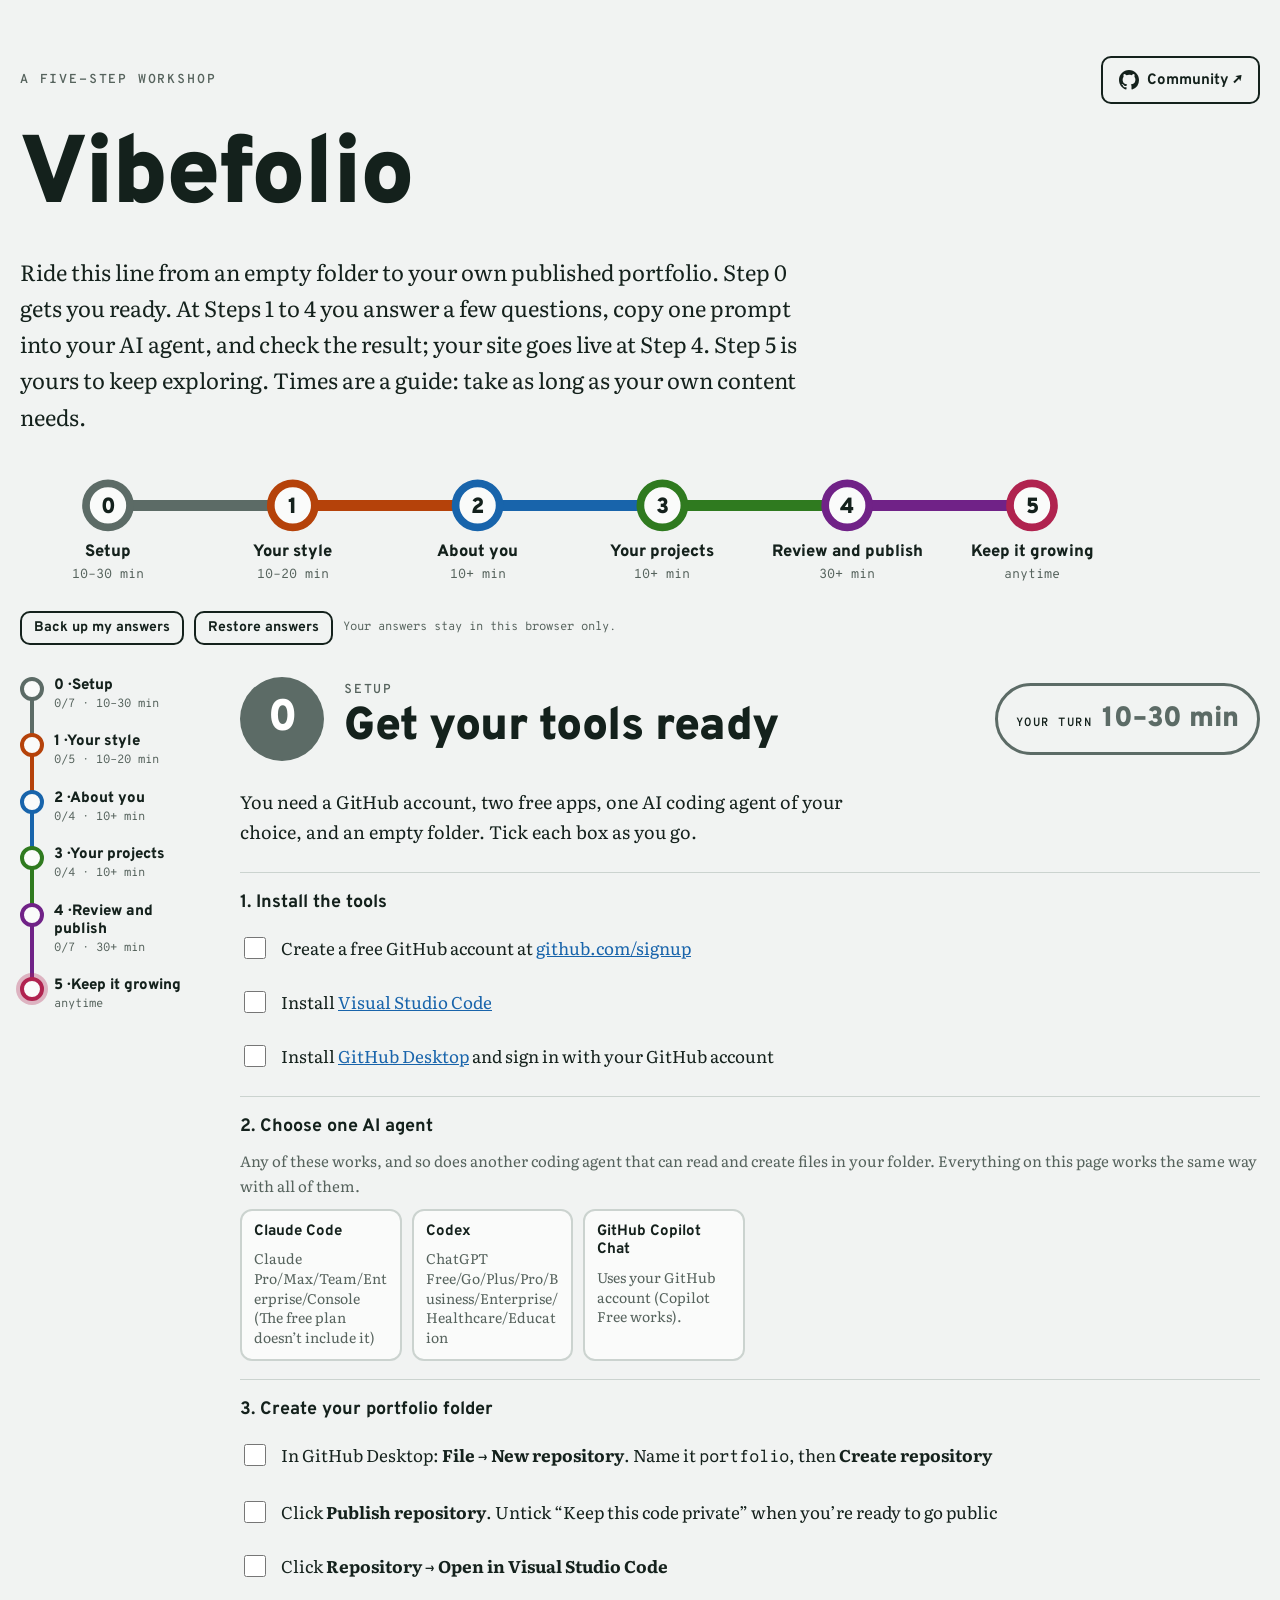
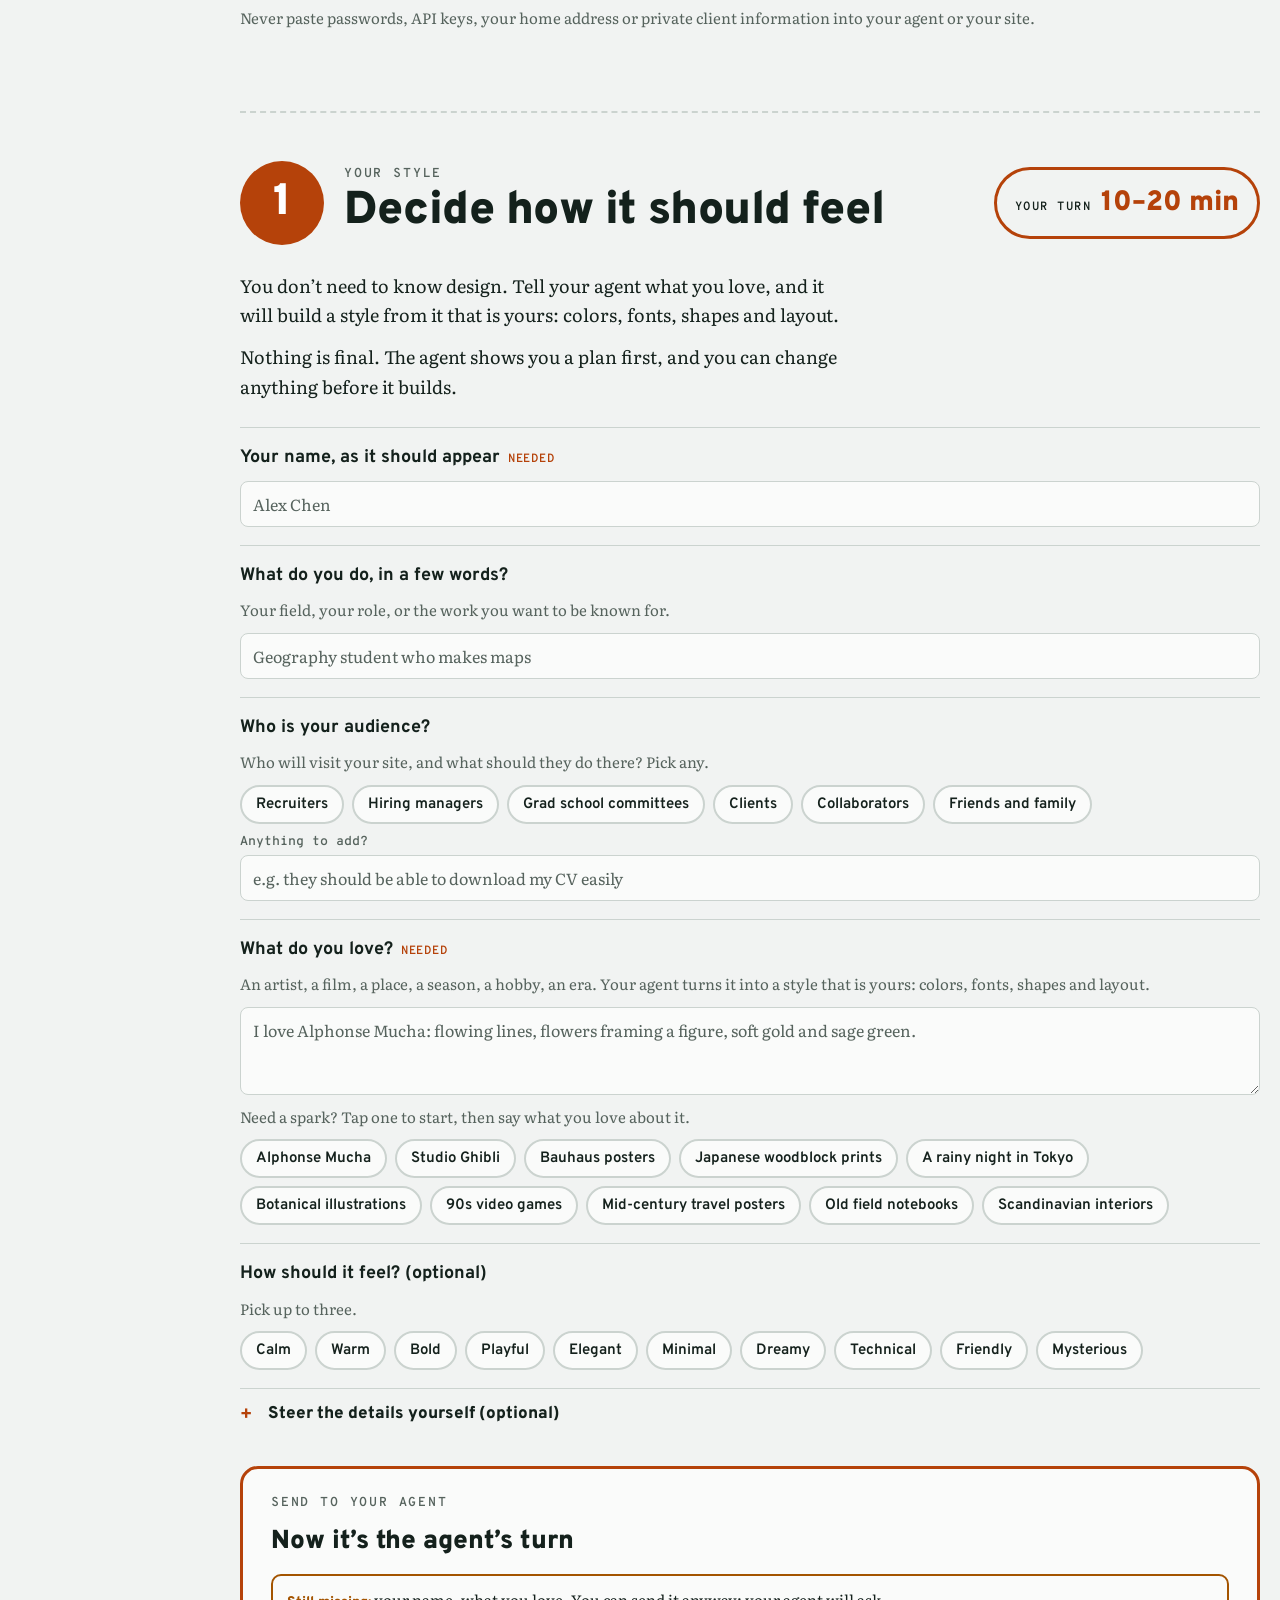
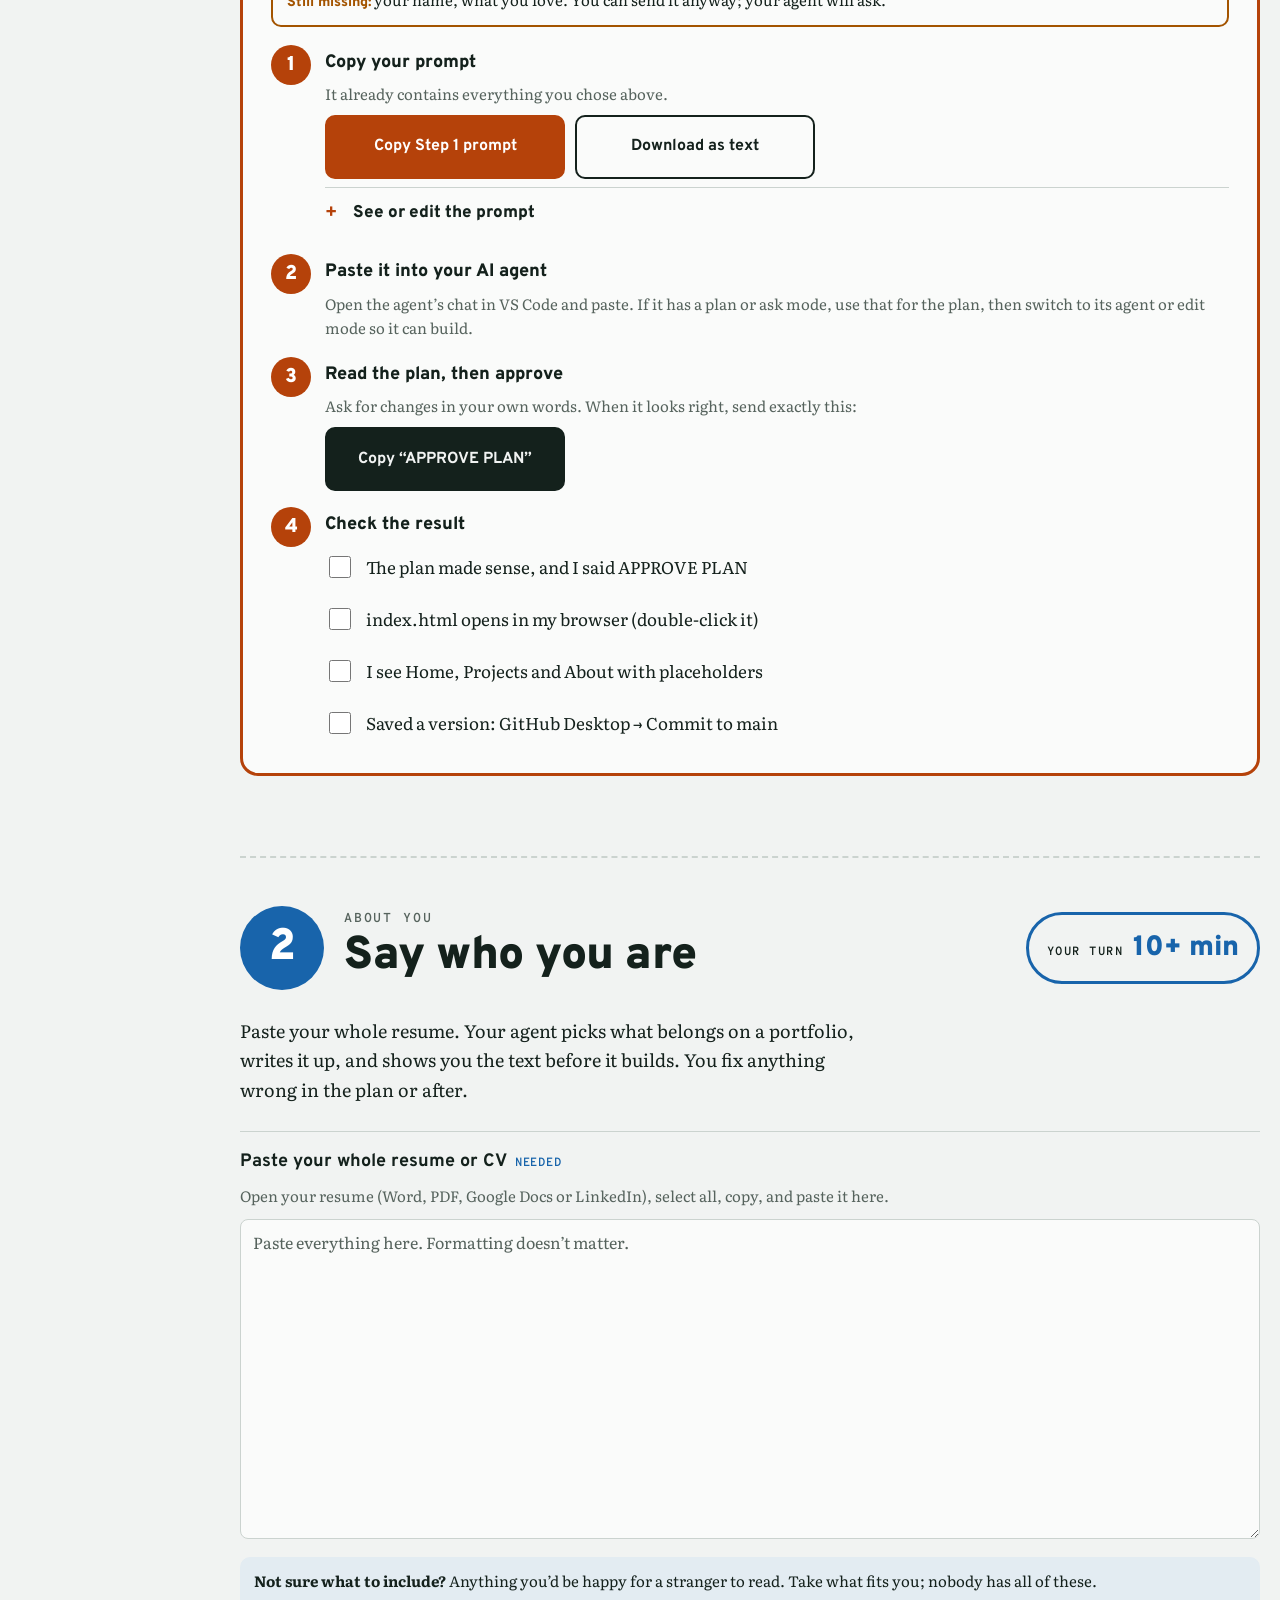
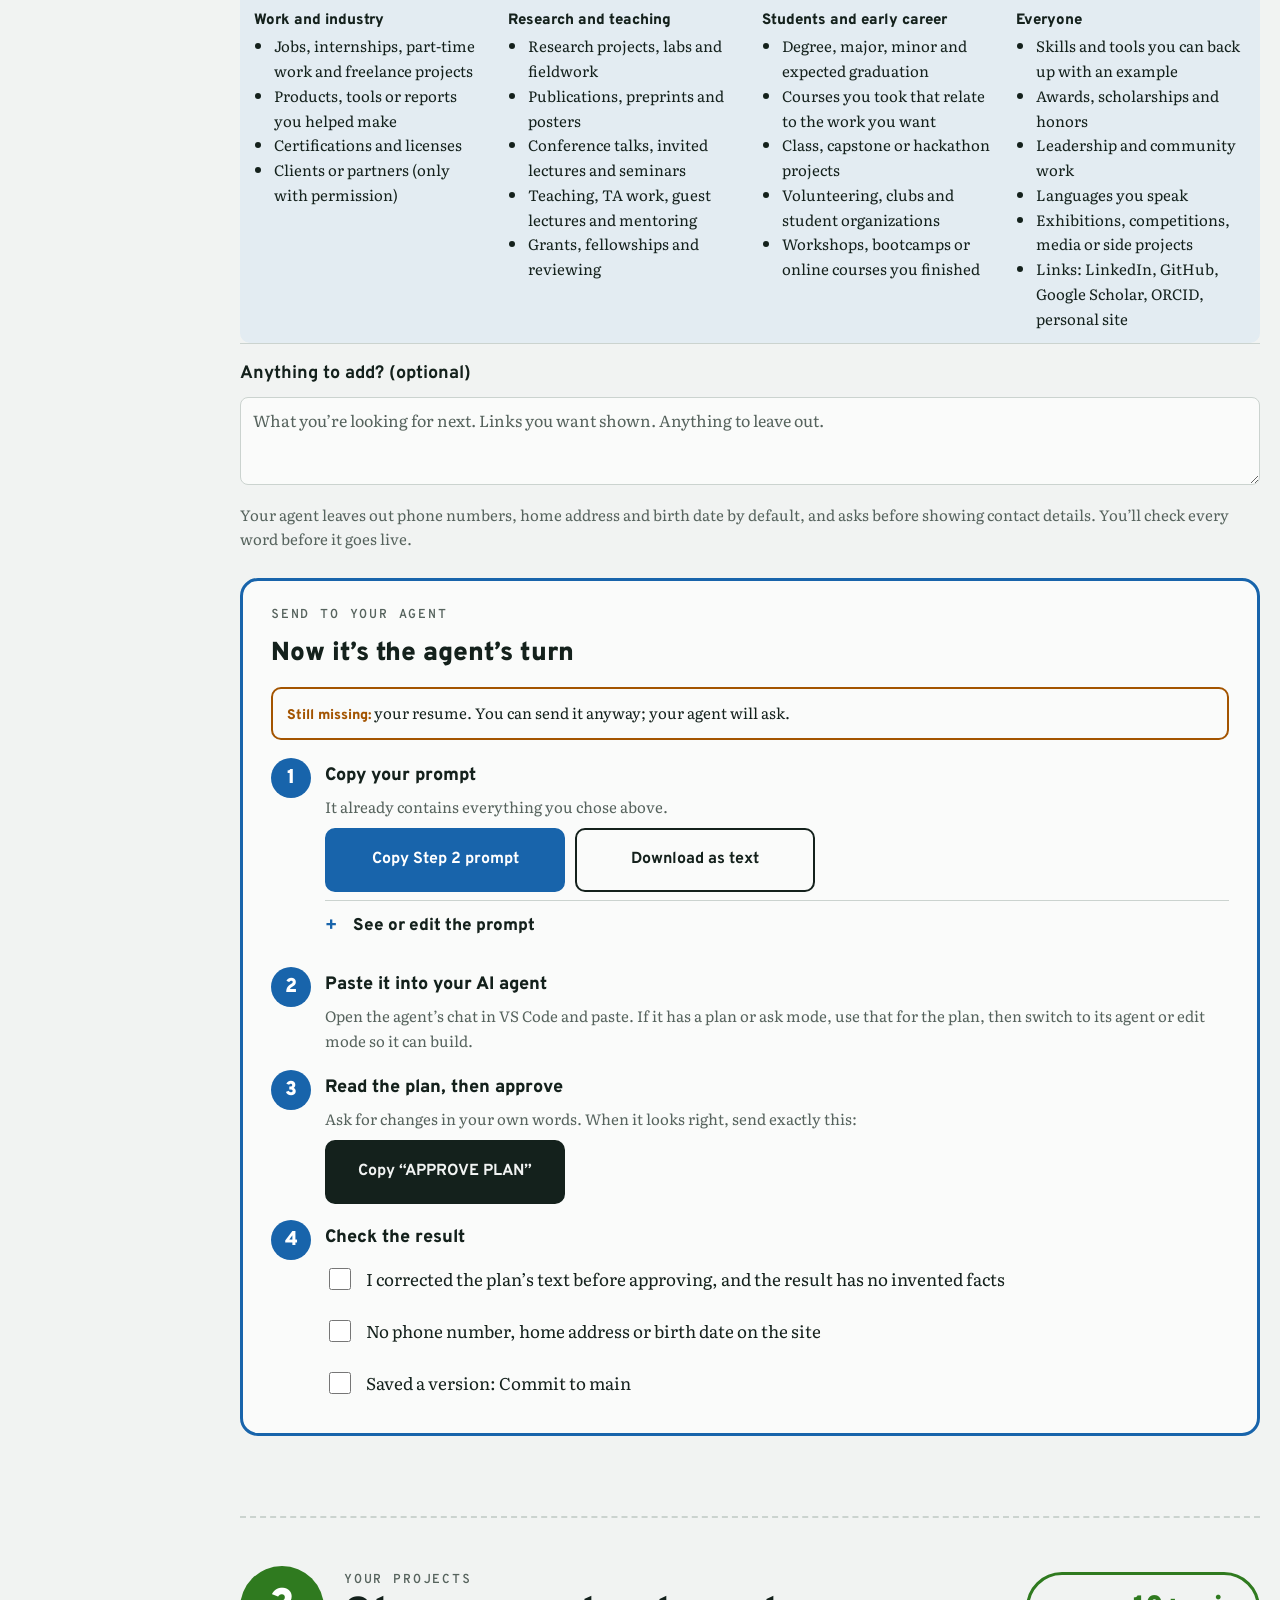
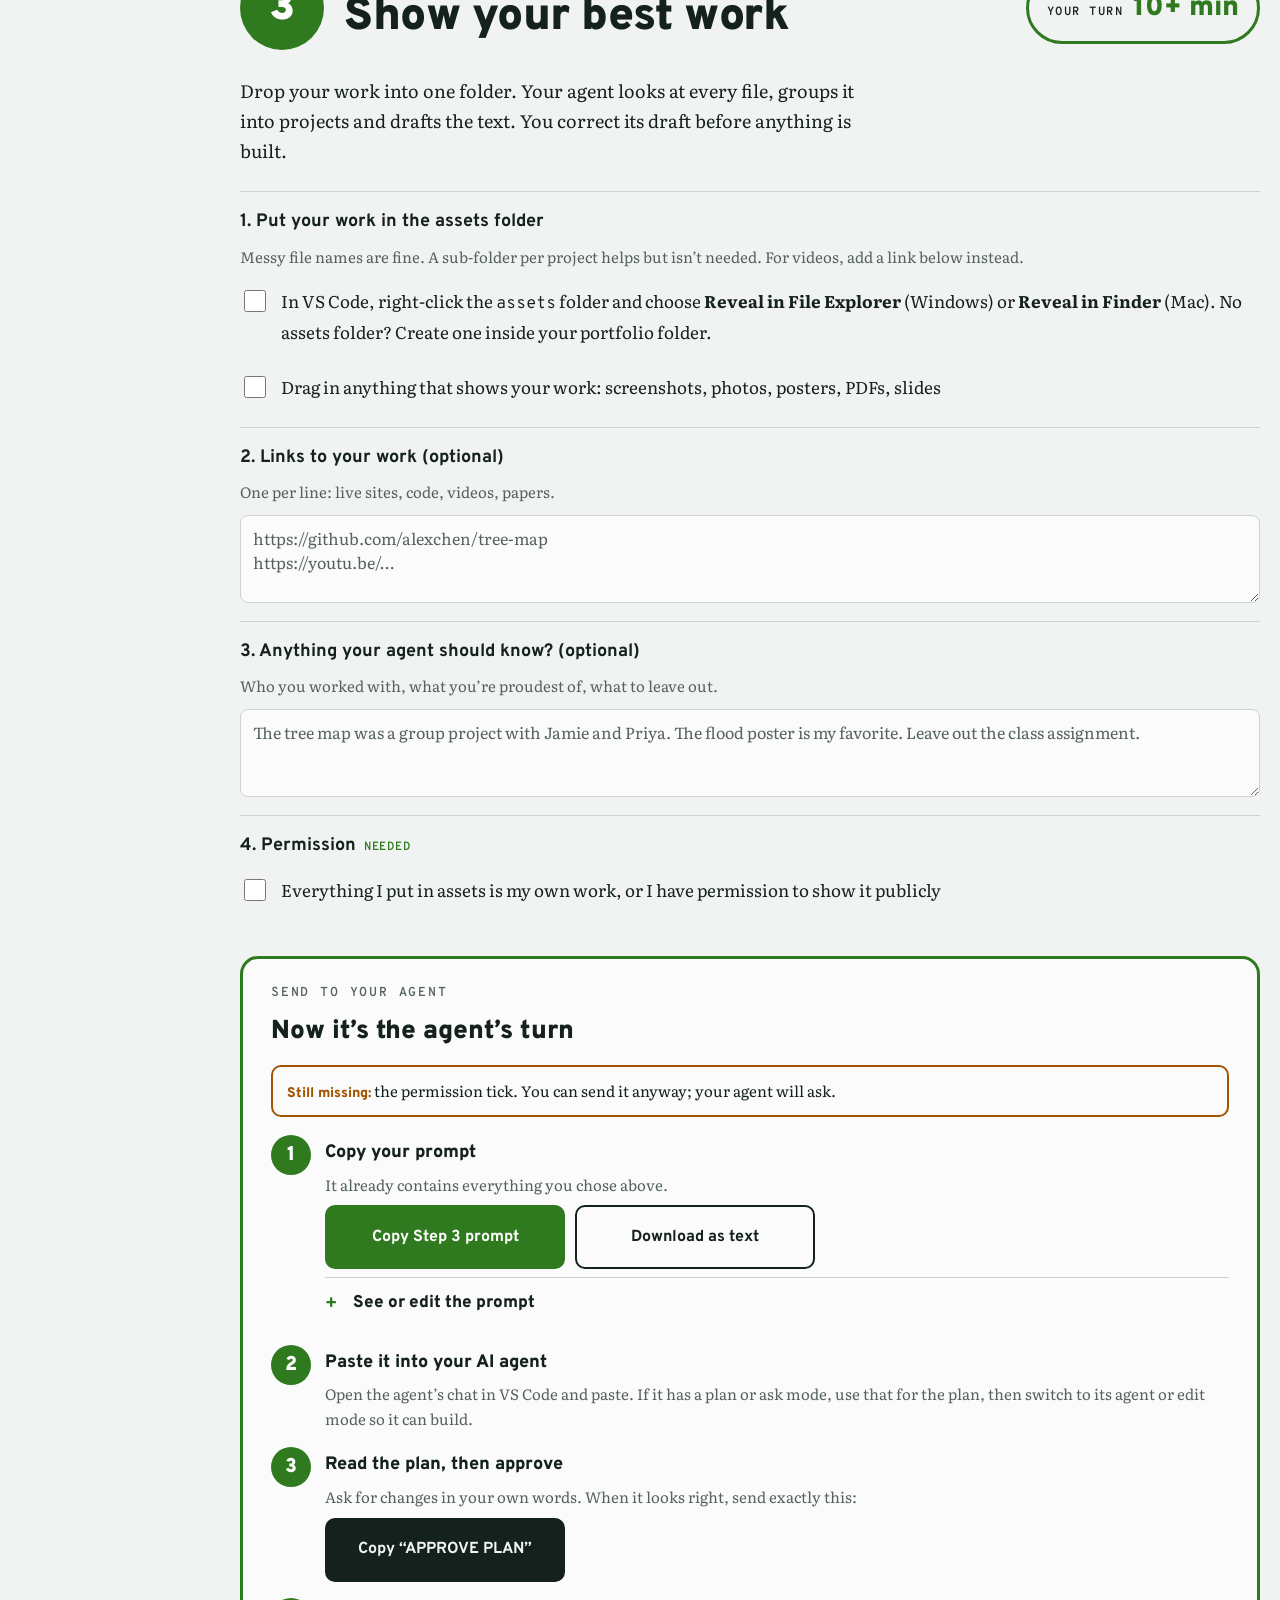
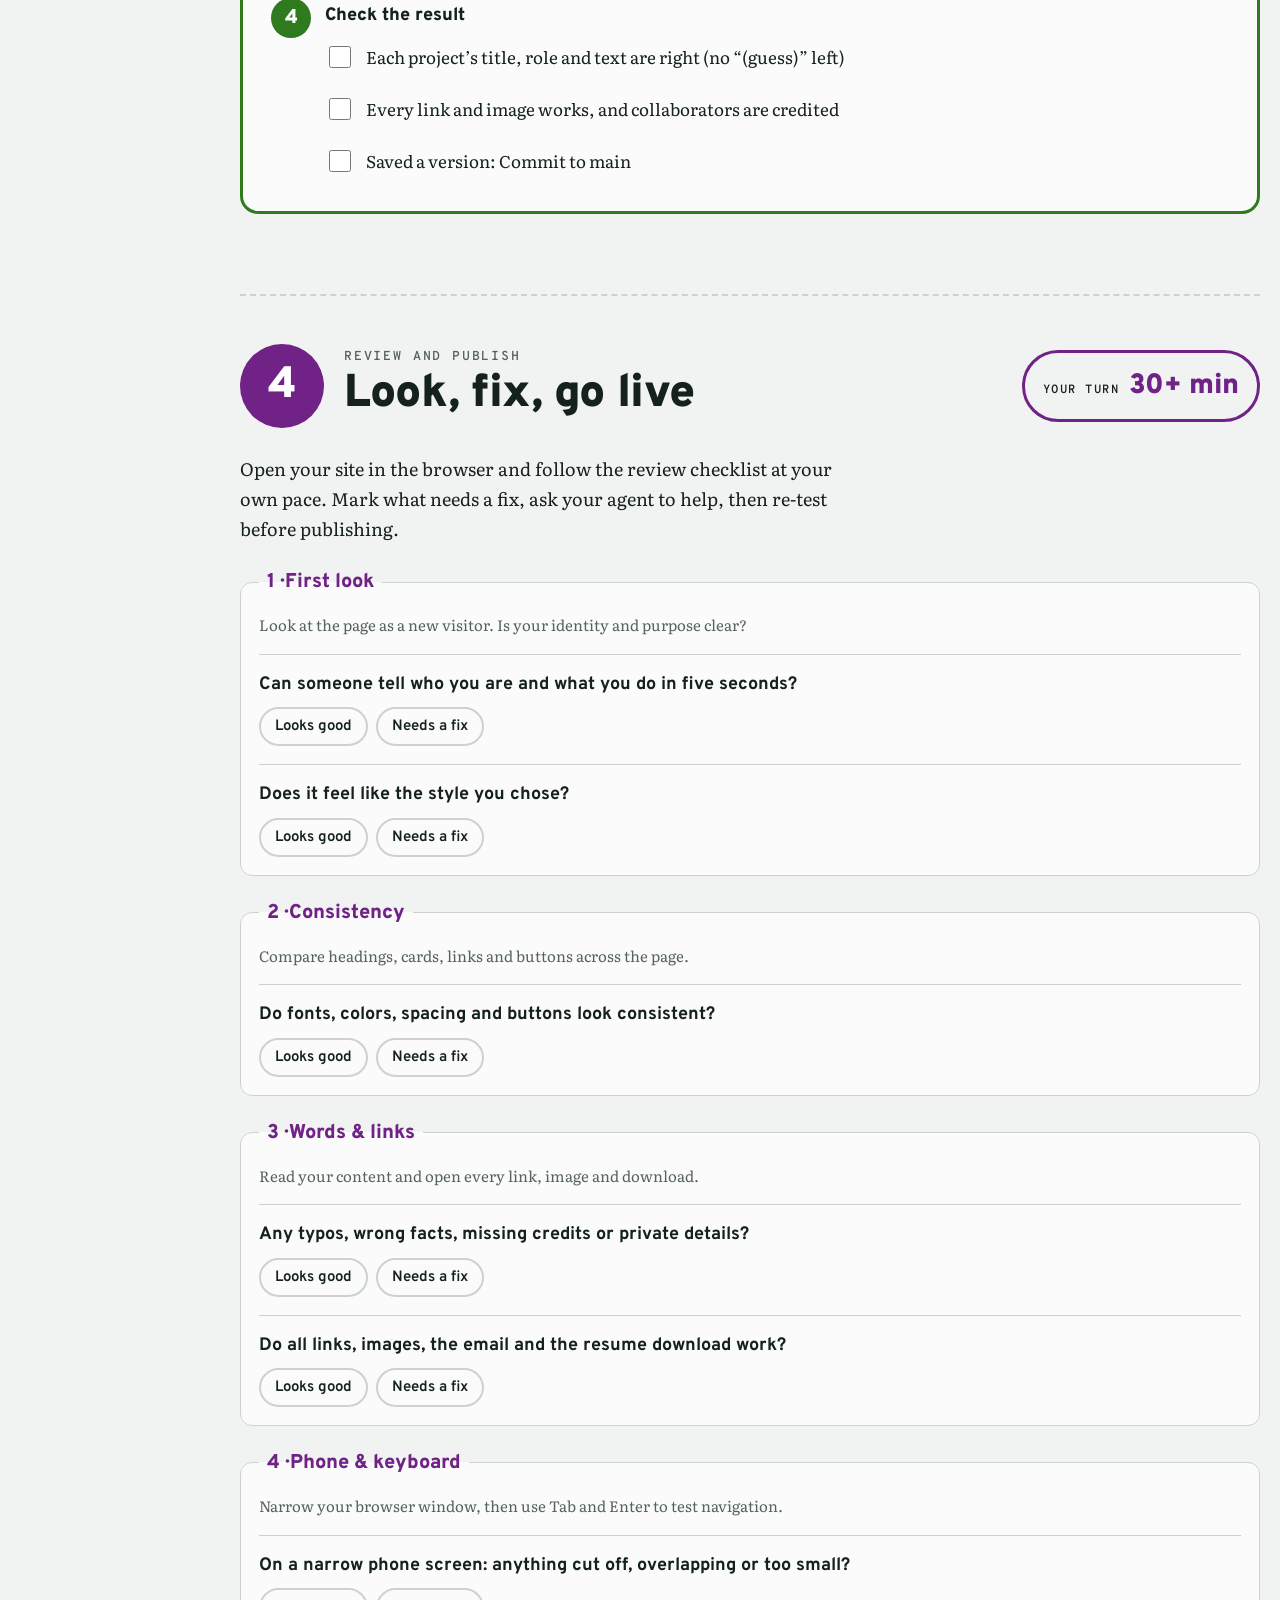
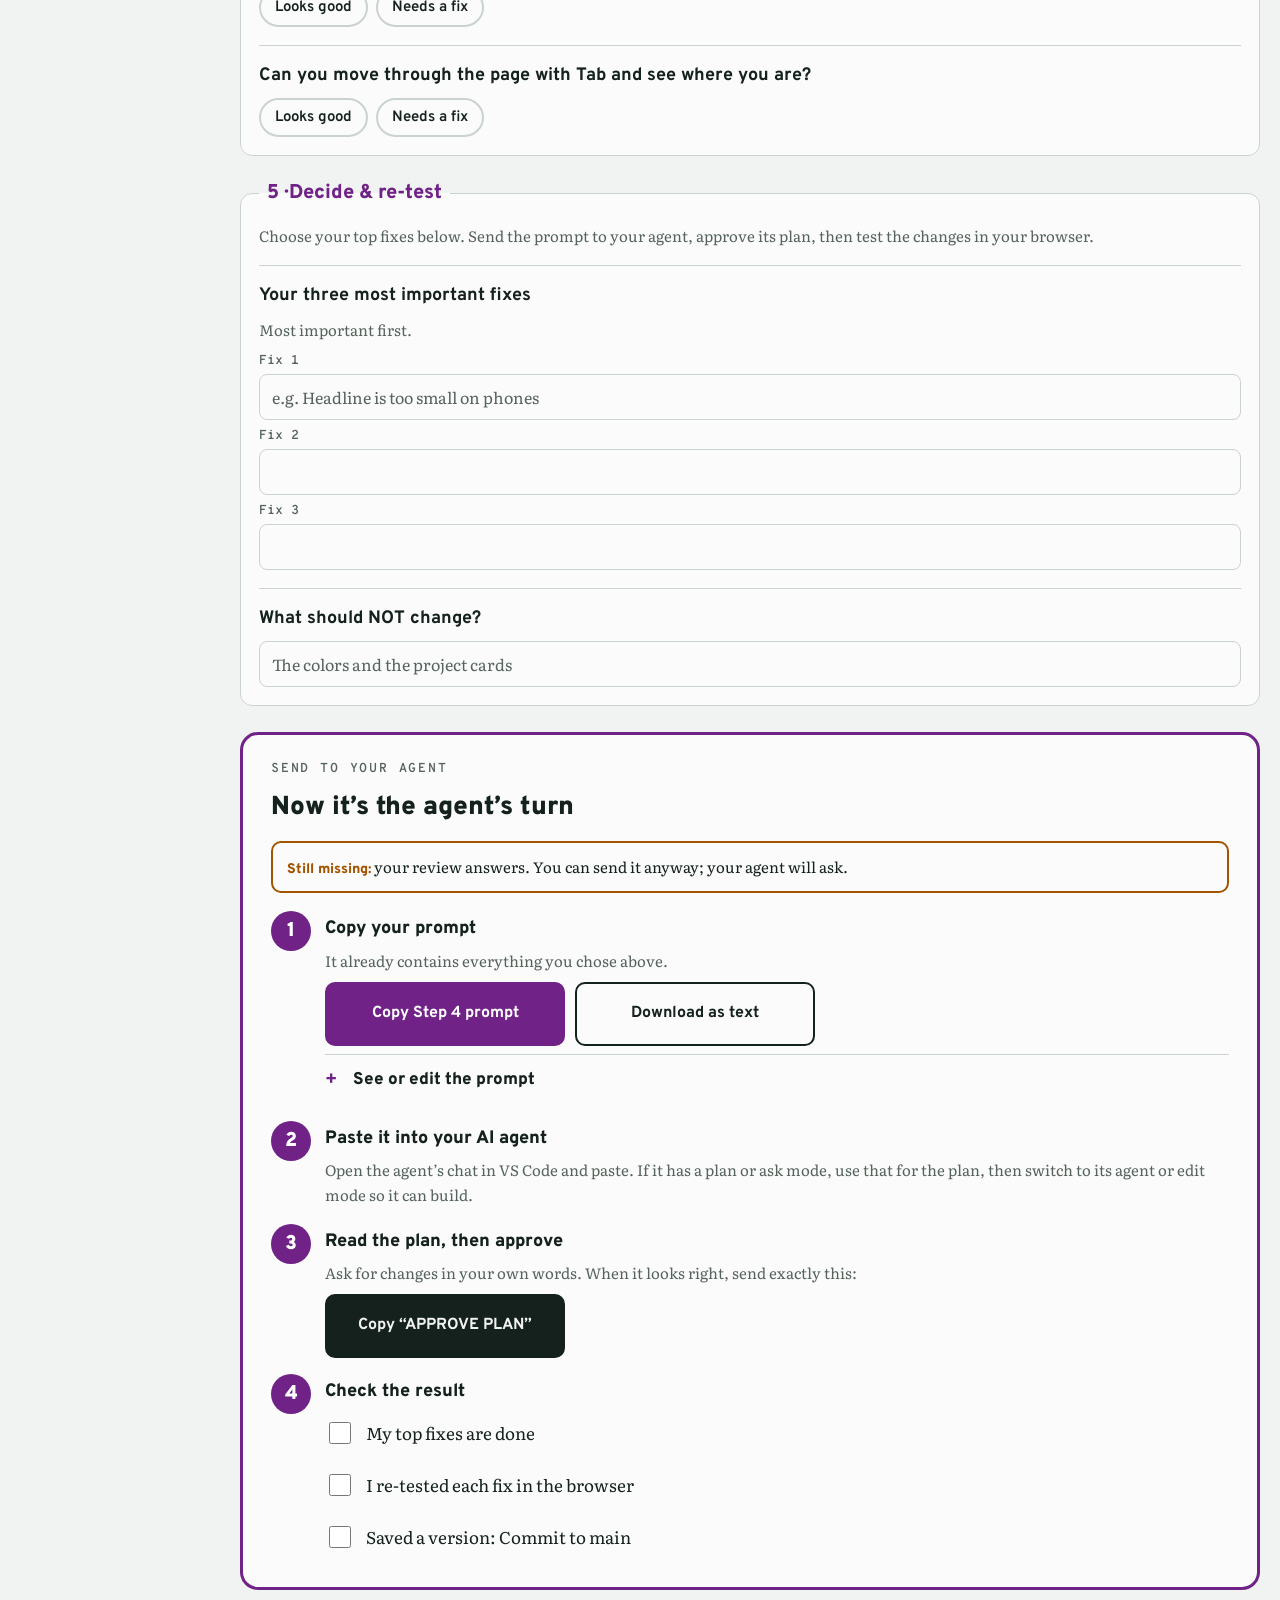
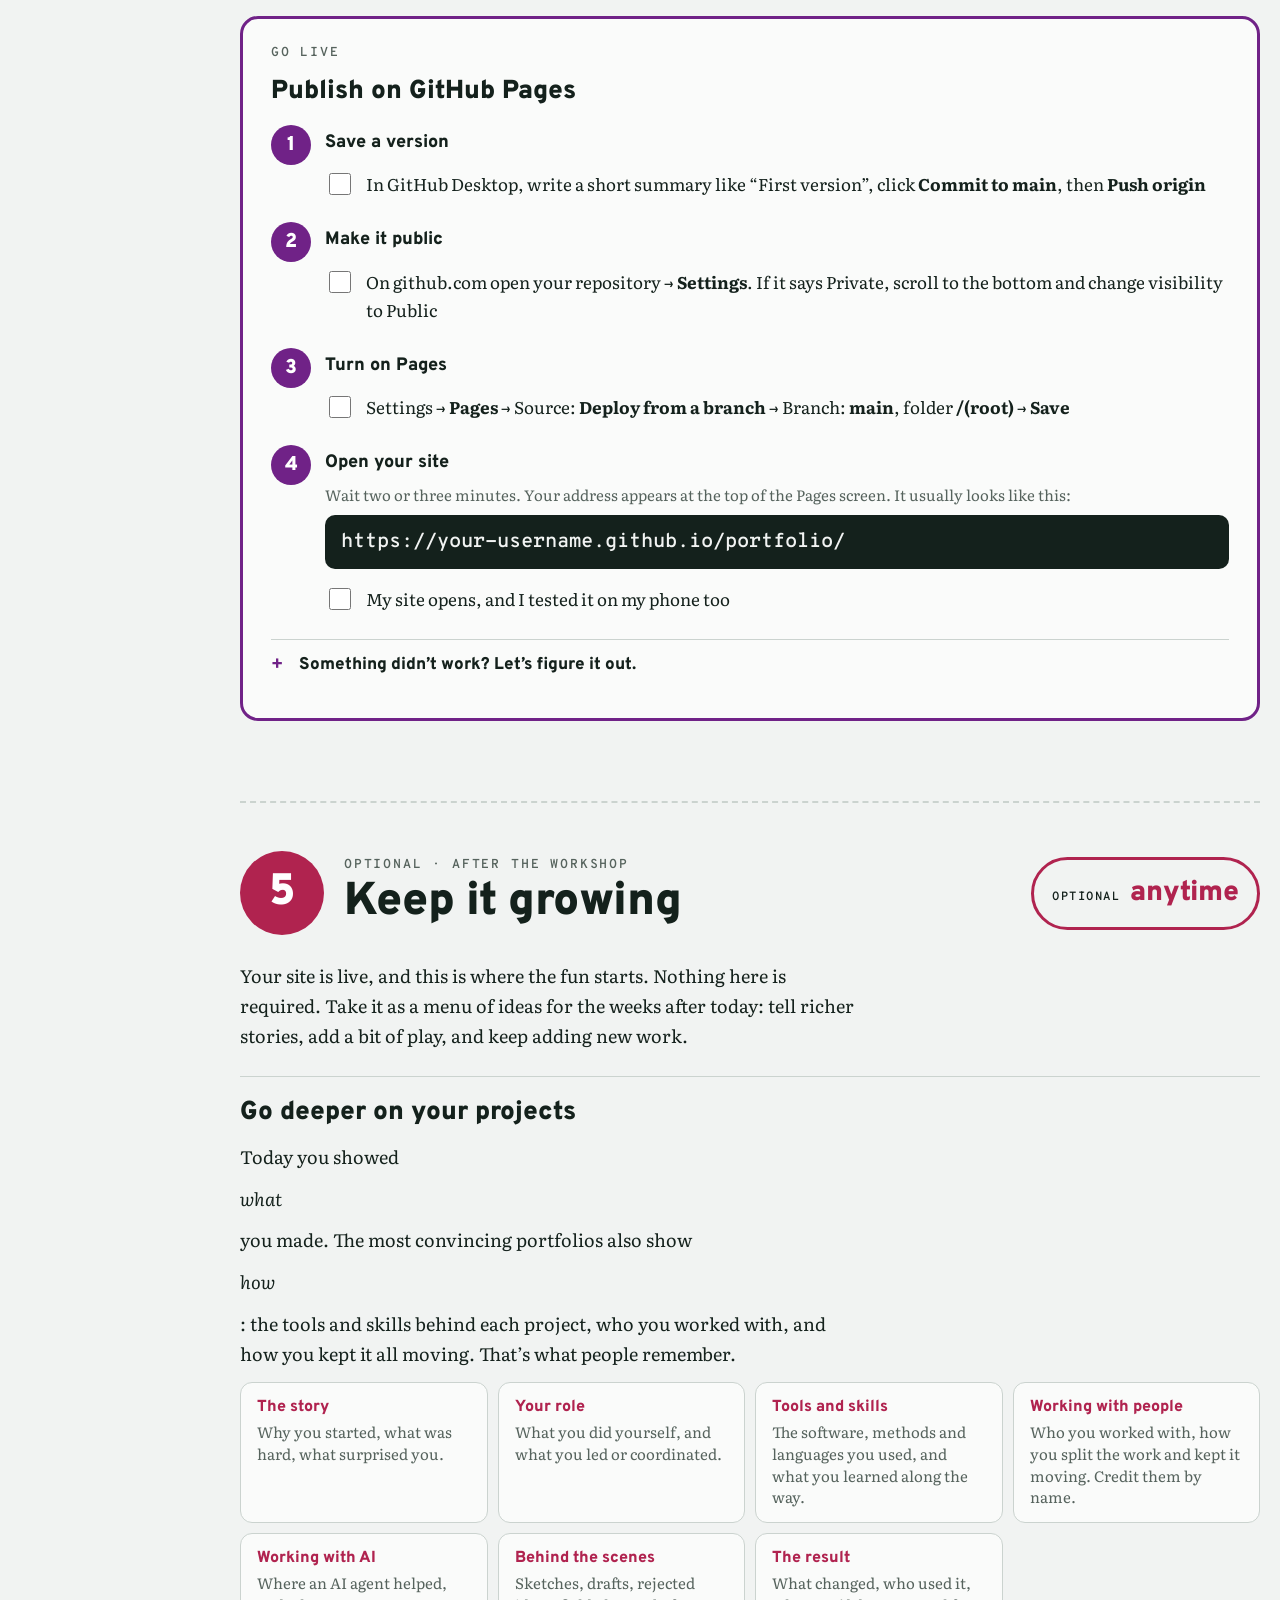
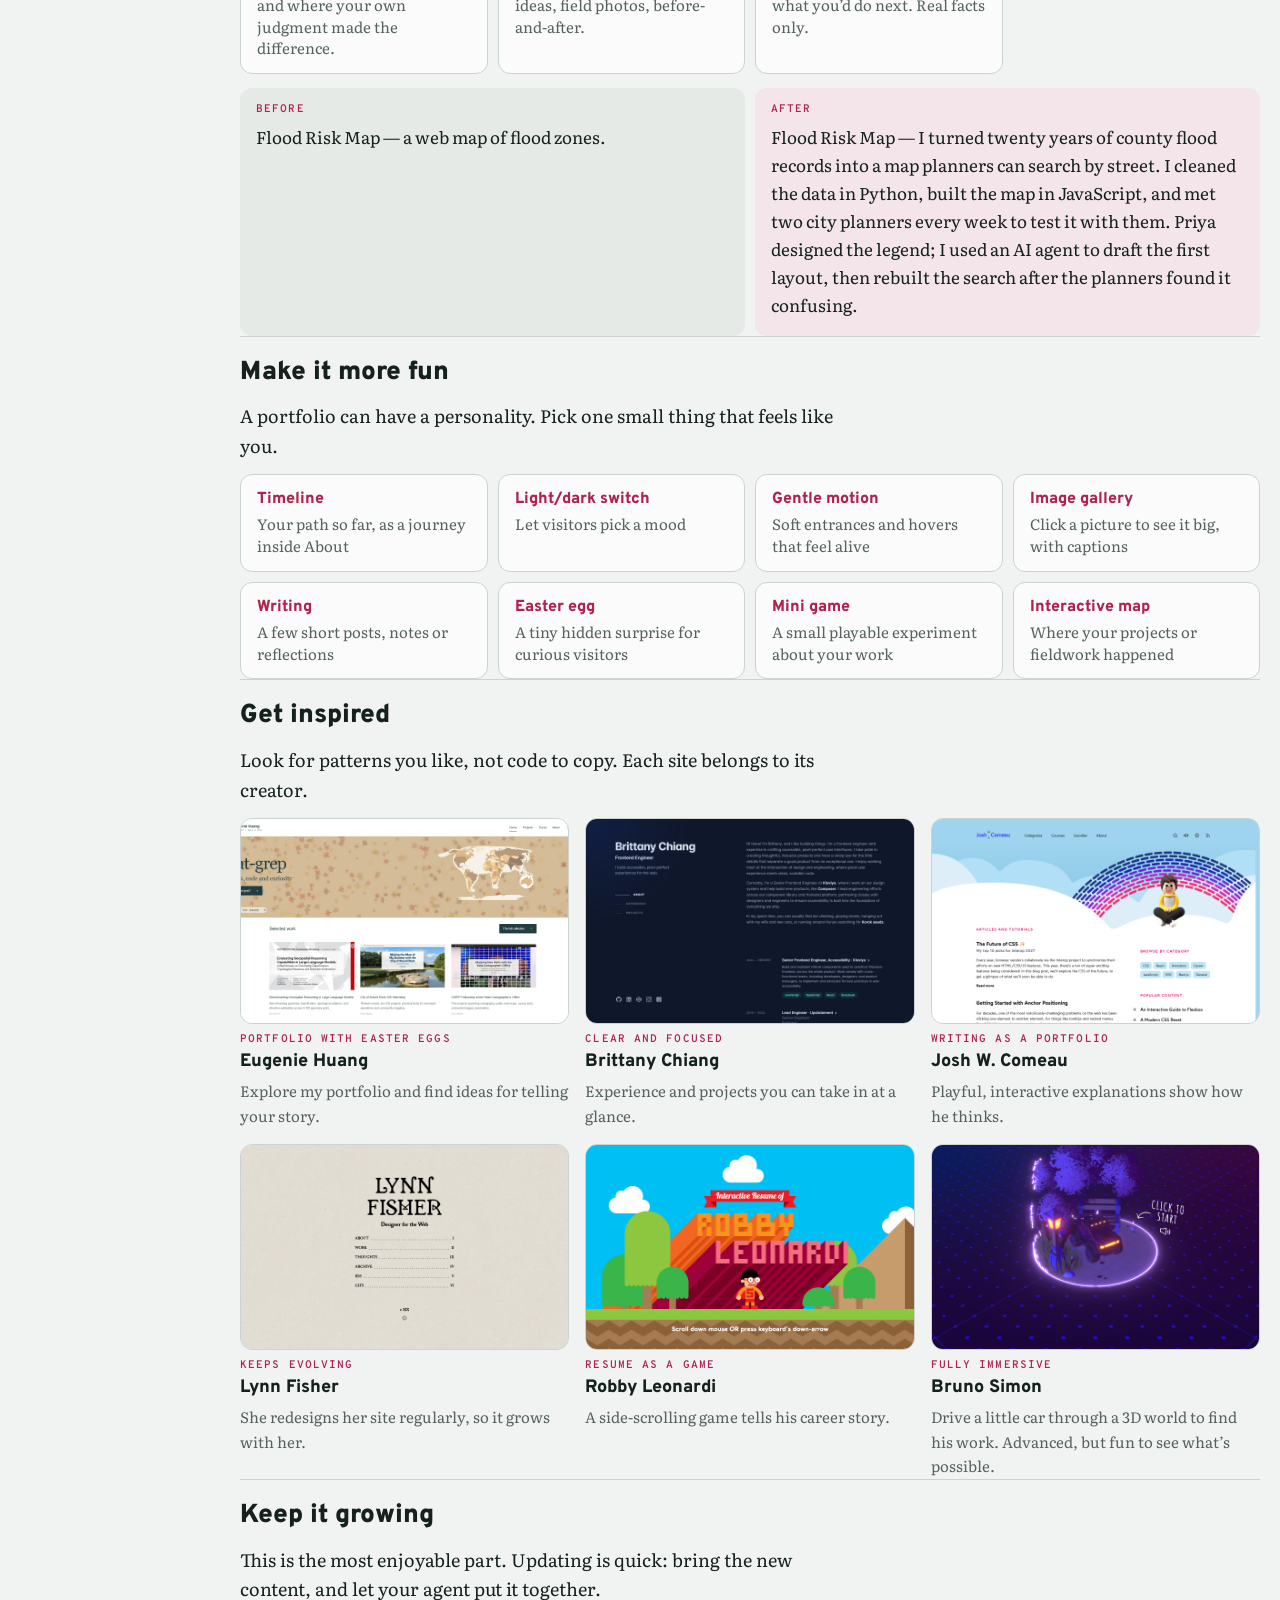
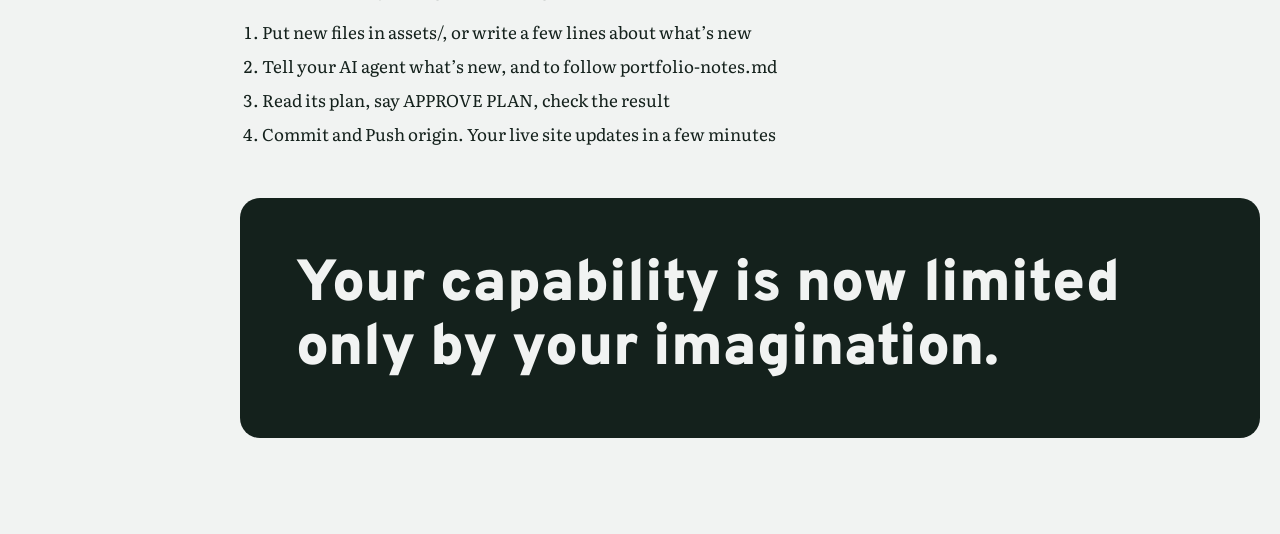
<file: index.html>
<!doctype html>
<html lang="en">
<head>
  <meta charset="utf-8">
  <meta name="viewport" content="width=device-width,initial-scale=1,viewport-fit=cover">
  <title>Vibefolio</title>
  <meta name="description" content="A five-step route from an empty folder to a published portfolio, built with an AI coding agent.">

  <!--
    Where to edit what:
    - Step titles and intro text ................ this file
    - Step times ............................... js/content.js (CHAPTERS)
    - Option lists, ideas, checklists ........... js/content.js
    - The prompts students copy ................. js/prompts.js
    - Colors, fonts, spacing .................... css/style.css
    - Small drawings on picture choices ......... js/pictures.js
    - Page behaviour (rarely needed) ............ js/app.js
  -->

  <link rel="preconnect" href="https://fonts.googleapis.com">
  <link rel="preconnect" href="https://fonts.gstatic.com" crossorigin>
  <link rel="stylesheet" href="https://fonts.googleapis.com/css2?family=Overpass:wght@400;600;800;900&family=Overpass+Mono:wght@400;600&family=Literata:opsz,wght@7..72,400;7..72,600&display=swap">
  <link rel="stylesheet" href="css/style.css">
</head>
<body>

<header class="hero">
  <div class="hero-heading">
    <p class="eyebrow">A five-step workshop</p>
    <a class="btn ghost" href="https://github.com/cat-grep/vibefolio/discussions" target="_blank" rel="noopener noreferrer" aria-label="Community on GitHub (opens in a new tab)"><svg width="20" height="20" viewBox="0 0 16 16" fill="currentColor" aria-hidden="true" focusable="false" style="flex-shrink:0"><path d="M8 0C3.58 0 0 3.58 0 8c0 3.54 2.29 6.53 5.47 7.59.4.07.55-.17.55-.38 0-.19-.01-.82-.01-1.49-2.01.37-2.53-.49-2.69-.94-.09-.23-.48-.94-.82-1.13-.28-.15-.68-.52-.01-.53.63-.01 1.08.58 1.23.82.72 1.21 1.87.87 2.33.66.07-.52.28-.87.51-1.07-1.78-.2-3.64-.89-3.64-3.95 0-.87.31-1.59.82-2.15-.08-.2-.36-1.02.08-2.12 0 0 .67-.21 2.2.82a7.65 7.65 0 0 1 2-.27c.68 0 1.36.09 2 .27 1.53-1.04 2.2-.82 2.2-.82.44 1.1.16 1.92.08 2.12.51.56.82 1.27.82 2.15 0 3.07-1.87 3.75-3.65 3.95.29.25.54.73.54 1.48 0 1.07-.01 1.93-.01 2.2 0 .21.15.46.55.38A8.01 8.01 0 0 0 16 8c0-4.42-3.58-8-8-8Z"/></svg>Community ↗</a>
  </div>
  <h1>Vibefolio</h1>
  <p class="lede">Ride this line from an empty folder to your own published portfolio. Step 0 gets you ready. At Steps 1 to 4 you answer a few questions, copy one prompt into your AI agent, and check the result; your site goes live at Step 4. Step 5 is yours to keep exploring. Times are a guide: take as long as your own content needs.</p>
  <div class="map" id="map"></div>
  <div class="hero-tools">
    <button class="btn ghost small" type="button" data-action="backup">Back up my answers</button>
    <label class="btn ghost small" for="restore">Restore answers</label>
    <input class="sr" id="restore" type="file" accept=".json,application/json">
    <span class="save-state" id="saveState" aria-live="polite">Your answers stay in this browser only.</span>
  </div>
</header>

<div class="grid">
  <nav class="rail" aria-label="Steps"><ol id="rail"></ol></nav>

  <main>
    <div class="topbar" id="topbar" aria-hidden="true"></div>

    <!-- Step 0 -->
    <section class="chapter" id="ch0" style="--c:var(--c0)">
      <div class="station">
        <span class="badge" aria-hidden="true">0</span>
        <div class="station-t"><p class="eyebrow">Setup</p><h2>Get your tools ready</h2></div>
        <p class="turn"><span>Your turn</span><b>10–30 min</b></p>
      </div>
      <div class="story">
        <p>You need a GitHub account, two free apps, one AI coding agent of your choice, and an empty folder. Tick each box as you go.</p>
      </div>
      <div id="s0"></div>
    </section>

    <!-- Step 1 -->
    <section class="chapter" id="ch1" style="--c:var(--c1)">
      <div class="station">
        <span class="badge" aria-hidden="true">1</span>
        <div class="station-t"><p class="eyebrow">Your style</p><h2>Decide how it should feel</h2></div>
        <p class="turn"><span>Your turn</span><b>10–20 min</b></p>
      </div>
      <div class="story">
        <p>You don’t need to know design. Tell your agent what you love, and it will build a style from it that is yours: colors, fonts, shapes and layout.</p>
        <p>Nothing is final. The agent shows you a plan first, and you can change anything before it builds.</p>
      </div>
      <div id="s1"></div>
      <div id="send1"></div>
    </section>

    <!-- Step 2 -->
    <section class="chapter" id="ch2" style="--c:var(--c2)">
      <div class="station">
        <span class="badge" aria-hidden="true">2</span>
        <div class="station-t"><p class="eyebrow">About you</p><h2>Say who you are</h2></div>
        <p class="turn"><span>Your turn</span><b>10+ min</b></p>
      </div>
      <div class="story">
        <p>Paste your whole resume. Your agent picks what belongs on a portfolio, writes it up, and shows you the text before it builds. You fix anything wrong in the plan or after.</p>
      </div>
      <div id="s2"></div>
      <div id="send2"></div>
    </section>

    <!-- Step 3 -->
    <section class="chapter" id="ch3" style="--c:var(--c3)">
      <div class="station">
        <span class="badge" aria-hidden="true">3</span>
        <div class="station-t"><p class="eyebrow">Your projects</p><h2>Show your best work</h2></div>
        <p class="turn"><span>Your turn</span><b>10+ min</b></p>
      </div>
      <div class="story">
        <p>Drop your work into one folder. Your agent looks at every file, groups it into projects and drafts the text. You correct its draft before anything is built.</p>
      </div>
      <div id="s3"></div>
      <div id="send3"></div>
    </section>

    <!-- Step 4 -->
    <section class="chapter" id="ch4" style="--c:var(--c4)">
      <div class="station">
        <span class="badge" aria-hidden="true">4</span>
        <div class="station-t"><p class="eyebrow">Review and publish</p><h2>Look, fix, go live</h2></div>
        <p class="turn"><span>Your turn</span><b>30+ min</b></p>
      </div>
      <div class="story">
        <p>Open your site in the browser and follow the review checklist at your own pace. Mark what needs a fix, ask your agent to help, then re-test before publishing.</p>
      </div>
      <div id="s4"></div>
      <div id="send4"></div>
      <div id="pub"></div>
    </section>

    <!-- Step 5 -->
    <section class="chapter" id="ch5" style="--c:var(--c5)">
      <div class="station">
        <span class="badge" aria-hidden="true">5</span>
        <div class="station-t"><p class="eyebrow">Optional · after the workshop</p><h2>Keep it growing</h2></div>
        <p class="turn"><span>Optional</span><b>anytime</b></p>
      </div>
      <div class="story">
        <p>Your site is live, and this is where the fun starts. Nothing here is required. Take it as a menu of ideas for the weeks after today: tell richer stories, add a bit of play, and keep adding new work.</p>
      </div>
      <div id="s5"></div>
      <p class="closing">Your capability is now limited only by your imagination.</p>
    </section>
  </main>
</div>

<div class="toast" id="toast" role="status"></div>

<!-- Order matters: content and prompts first, app.js last -->
<script src="js/content.js"></script>
<script src="js/pictures.js"></script>
<script src="js/prompts.js"></script>
<script src="js/app.js"></script>
</body>
</html>
</file>
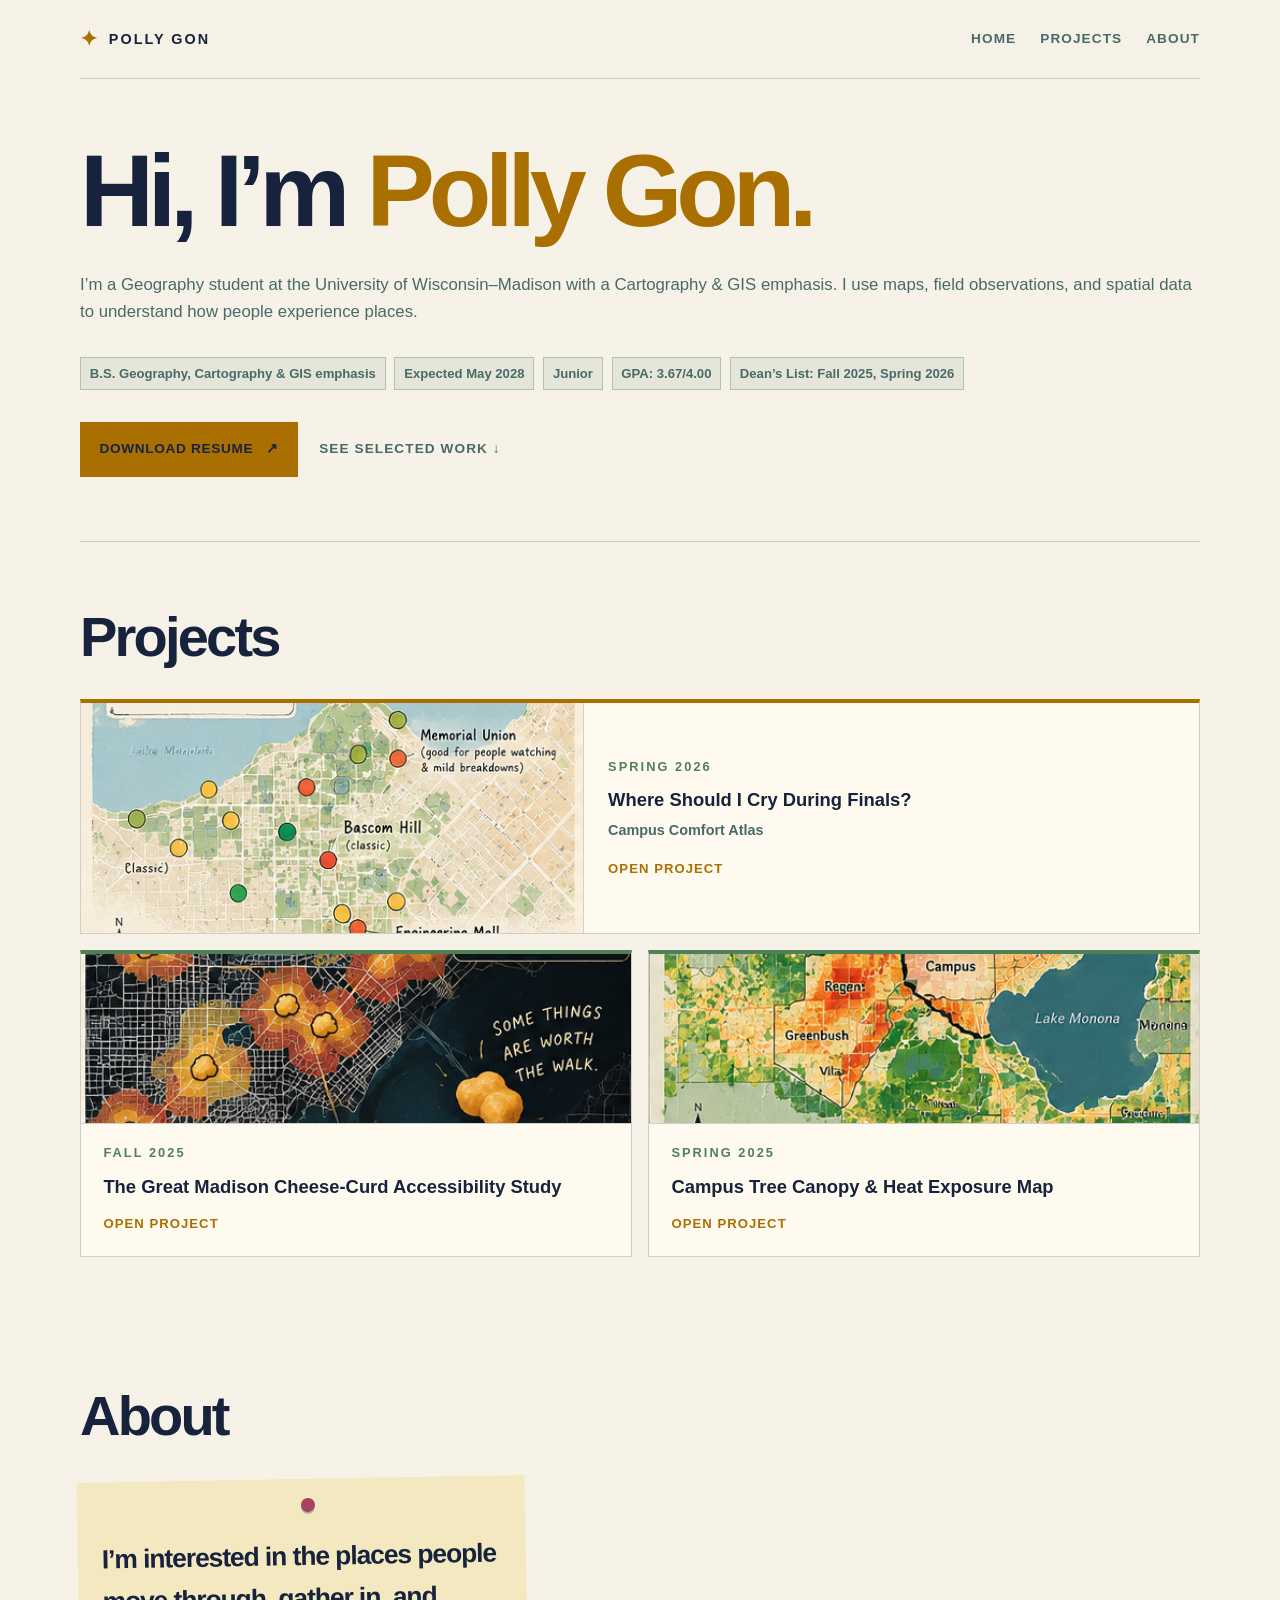
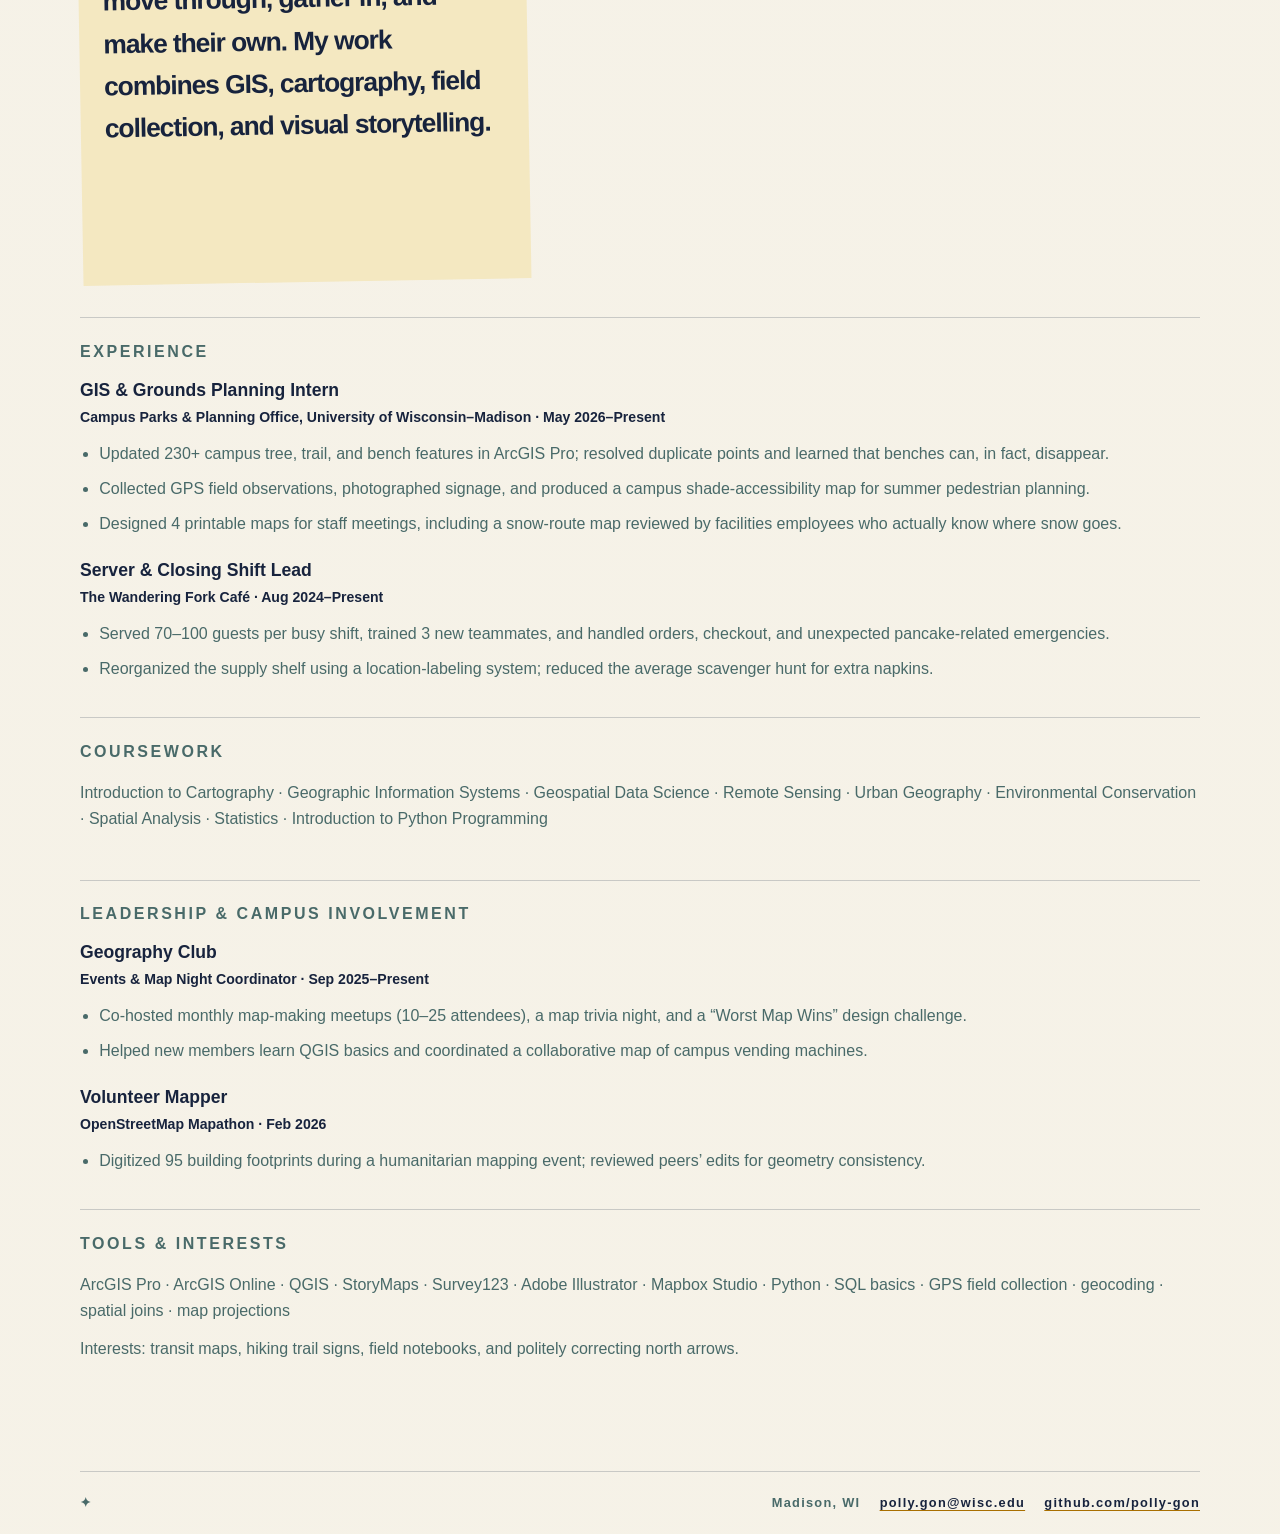
<file: demo/demo-1-Github-Copilot/index.html>
<!doctype html>
<html lang="en">
  <head>
    <meta charset="utf-8">
    <meta name="viewport" content="width=device-width, initial-scale=1">
    <meta name="description" content="Portfolio of Polly Gon, a Geography student and map enthusiast.">
    <title>Polly Gon | Geography & Maps</title>
    <link rel="stylesheet" href="style.css">
  </head>
  <body>
    <a class="skip-link" href="#main-content">Skip to content</a>

    <header class="site-header">
      <a class="brand" href="#home" aria-label="Polly Gon home">
        <span class="brand-mark" aria-hidden="true">✦</span>
        <span>POLLY GON</span>
      </a>
      <nav aria-label="Main navigation">
        <a href="#home">Home</a>
        <a href="#projects">Projects</a>
        <a href="#about">About</a>
      </nav>
    </header>

    <main id="main-content">
      <section class="hero section-shell" id="home" aria-labelledby="hero-title">
        <div class="hero-copy">
          <h1 id="hero-title">Hi, I’m <em>Polly Gon.</em></h1>
          <p class="intro">I’m a Geography student at the University of Wisconsin–Madison with a Cartography &amp; GIS emphasis. I use maps, field observations, and spatial data to understand how people experience places.</p>
          <ul class="quick-facts" aria-label="Education highlights">
            <li>B.S. Geography, Cartography &amp; GIS emphasis</li>
            <li>Expected May 2028</li>
            <li>Junior</li>
            <li>GPA: 3.67/4.00</li>
            <li>Dean’s List: Fall 2025, Spring 2026</li>
          </ul>
          <div class="hero-actions">
            <a class="button button-primary" href="Polly_Gon_undergraduate_gis_resume.docx" download>
              Download resume <span aria-hidden="true">↗</span>
            </a>
            <a class="text-link" href="#projects">See selected work <span aria-hidden="true">↓</span></a>
          </div>
        </div>

      </section>

      <section class="section-shell section-panel" id="projects" aria-labelledby="projects-title">
        <div class="section-heading">
          <h2 id="projects-title">Projects</h2>
        </div>
        <div class="project-grid">
          <button class="project-card project-card-featured" type="button" data-dialog="comfort-dialog" aria-haspopup="dialog">
            <span class="project-card-preview">
              <img class="project-image" src="assets/campus_comfort_atlas.png" alt="Illustrated Campus Comfort Atlas map showing comfort scores and three highlighted campus locations" loading="lazy">
              <span class="project-summary">
                <span class="eyebrow">SPRING 2026</span>
                <span class="project-summary-title">Where Should I Cry During Finals?</span>
                <span class="project-type">Campus Comfort Atlas</span>
                <span class="project-toggle">Open project</span>
              </span>
            </span>
          </button>
          <button class="project-card" type="button" data-dialog="cheese-dialog" aria-haspopup="dialog">
            <span class="project-card-preview">
              <img class="project-image" src="assets/cheese_curd_accessibility.png" alt="Dark map poster showing walking access to Madison cheese-curd restaurants and late-night food deserts" loading="lazy">
              <span class="project-summary">
                <span class="eyebrow">FALL 2025</span>
                <span class="project-summary-title">The Great Madison Cheese-Curd Accessibility Study</span>
                <span class="project-toggle">Open project</span>
              </span>
            </span>
          </button>
          <button class="project-card" type="button" data-dialog="tree-dialog" aria-haspopup="dialog">
            <span class="project-card-preview">
              <img class="project-image" src="assets/tree_canopy_heat_exposure.png" alt="Map comparing campus-adjacent tree canopy coverage and land-surface temperature" loading="lazy">
              <span class="project-summary">
                <span class="eyebrow">SPRING 2025</span>
                <span class="project-summary-title">Campus Tree Canopy &amp; Heat Exposure Map</span>
                <span class="project-toggle">Open project</span>
              </span>
            </span>
          </button>
        </div>
      </section>

      <dialog class="project-dialog" id="comfort-dialog" aria-labelledby="comfort-dialog-title">
        <div class="dialog-inner">
          <button class="dialog-close" type="button" aria-label="Close Campus Comfort Atlas details">×</button>
          <img src="assets/campus_comfort_atlas.png" alt="Illustrated Campus Comfort Atlas map showing comfort scores and three highlighted campus locations">
          <div class="dialog-copy">
            <p class="eyebrow">SPRING 2026</p>
            <h2 id="comfort-dialog-title">Where Should I Cry During Finals?</h2>
            <p class="project-type">Campus Comfort Atlas</p>
            <p>A campus comfort atlas mapping quiet corners, seating, outlets, privacy, and locations for studying or dramatic staring into the distance.</p>
            <p class="project-tools">ArcGIS Online · Survey123 · Illustrator</p>
          </div>
        </div>
      </dialog>
      <dialog class="project-dialog" id="cheese-dialog" aria-labelledby="cheese-dialog-title">
        <div class="dialog-inner">
          <button class="dialog-close" type="button" aria-label="Close cheese-curd project details">×</button>
          <img src="assets/cheese_curd_accessibility.png" alt="Dark map poster showing walking access to Madison cheese-curd restaurants and late-night food deserts">
          <div class="dialog-copy">
            <p class="eyebrow">FALL 2025</p>
            <h2 id="cheese-dialog-title">The Great Madison Cheese-Curd Accessibility Study</h2>
            <p>A walking-access analysis comparing 10- and 20-minute catchments around 18 Madison restaurants and identifying late-night food deserts.</p>
            <p class="project-tools">QGIS · OpenStreetMap · Python</p>
          </div>
        </div>
      </dialog>
      <dialog class="project-dialog" id="tree-dialog" aria-labelledby="tree-dialog-title">
        <div class="dialog-inner">
          <button class="dialog-close" type="button" aria-label="Close tree canopy project details">×</button>
          <img src="assets/tree_canopy_heat_exposure.png" alt="Map comparing campus-adjacent tree canopy coverage and land-surface temperature">
          <div class="dialog-copy">
            <p class="eyebrow">SPRING 2025</p>
            <h2 id="tree-dialog-title">Campus Tree Canopy &amp; Heat Exposure Map</h2>
            <p>A comparison of tree canopy coverage, land surface temperature, land cover, and census data across 12 campus-adjacent neighborhoods.</p>
            <p class="project-tools">ArcGIS Pro · Landsat · Census ACS</p>
          </div>
        </div>
      </dialog>

      <section class="section-shell about-layout" id="about" aria-labelledby="about-title">
        <div class="section-heading">
          <h2 id="about-title">About</h2>
        </div>
        <div class="about-content">
          <div class="about-details">
            <div class="about-note">
              <span class="note-pin" aria-hidden="true"></span>
              <p>I’m interested in the places people move through, gather in, and make their own. My work combines GIS, cartography, field collection, and visual storytelling.</p>
            </div>
            <div class="detail-block">
              <p class="eyebrow">EXPERIENCE</p>
              <article>
                <h3>GIS &amp; Grounds Planning Intern</h3>
                <p class="detail-meta">Campus Parks &amp; Planning Office, University of Wisconsin–Madison · May 2026–Present</p>
                <ul>
                  <li>Updated 230+ campus tree, trail, and bench features in ArcGIS Pro; resolved duplicate points and learned that benches can, in fact, disappear.</li>
                  <li>Collected GPS field observations, photographed signage, and produced a campus shade-accessibility map for summer pedestrian planning.</li>
                  <li>Designed 4 printable maps for staff meetings, including a snow-route map reviewed by facilities employees who actually know where snow goes.</li>
                </ul>
              </article>
              <article>
                <h3>Server &amp; Closing Shift Lead</h3>
                <p class="detail-meta">The Wandering Fork Café · Aug 2024–Present</p>
                <ul>
                  <li>Served 70–100 guests per busy shift, trained 3 new teammates, and handled orders, checkout, and unexpected pancake-related emergencies.</li>
                  <li>Reorganized the supply shelf using a location-labeling system; reduced the average scavenger hunt for extra napkins.</li>
                </ul>
              </article>
            </div>
            <div class="detail-block">
              <p class="eyebrow">COURSEWORK</p>
              <p>Introduction to Cartography · Geographic Information Systems · Geospatial Data Science · Remote Sensing · Urban Geography · Environmental Conservation · Spatial Analysis · Statistics · Introduction to Python Programming</p>
            </div>
            <div class="detail-block">
              <p class="eyebrow">LEADERSHIP &amp; CAMPUS INVOLVEMENT</p>
              <article>
                <h3>Geography Club</h3>
                <p class="detail-meta">Events &amp; Map Night Coordinator · Sep 2025–Present</p>
                <ul>
                  <li>Co-hosted monthly map-making meetups (10–25 attendees), a map trivia night, and a “Worst Map Wins” design challenge.</li>
                  <li>Helped new members learn QGIS basics and coordinated a collaborative map of campus vending machines.</li>
                </ul>
              </article>
              <article>
                <h3>Volunteer Mapper</h3>
                <p class="detail-meta">OpenStreetMap Mapathon · Feb 2026</p>
                <ul>
                  <li>Digitized 95 building footprints during a humanitarian mapping event; reviewed peers’ edits for geometry consistency.</li>
                </ul>
              </article>
            </div>
            <div class="detail-block">
              <p class="eyebrow">TOOLS &amp; INTERESTS</p>
              <p>ArcGIS Pro · ArcGIS Online · QGIS · StoryMaps · Survey123 · Adobe Illustrator · Mapbox Studio · Python · SQL basics · GPS field collection · geocoding · spatial joins · map projections</p>
              <p>Interests: transit maps, hiking trail signs, field notebooks, and politely correcting north arrows.</p>
            </div>
          </div>
        </div>
      </section>
    </main>

    <footer class="site-footer">
      <div>
        <span aria-hidden="true">✦</span>
      </div>
      <div class="footer-contact" aria-label="Contact information">
        <span>Madison, WI</span>
        <a href="mailto:polly.gon@wisc.edu">polly.gon@wisc.edu</a>
        <a href="https://github.com/polly-gon">github.com/polly-gon</a>
      </div>
    </footer>
    <script src="script.js"></script>
  </body>
</html>
</file>
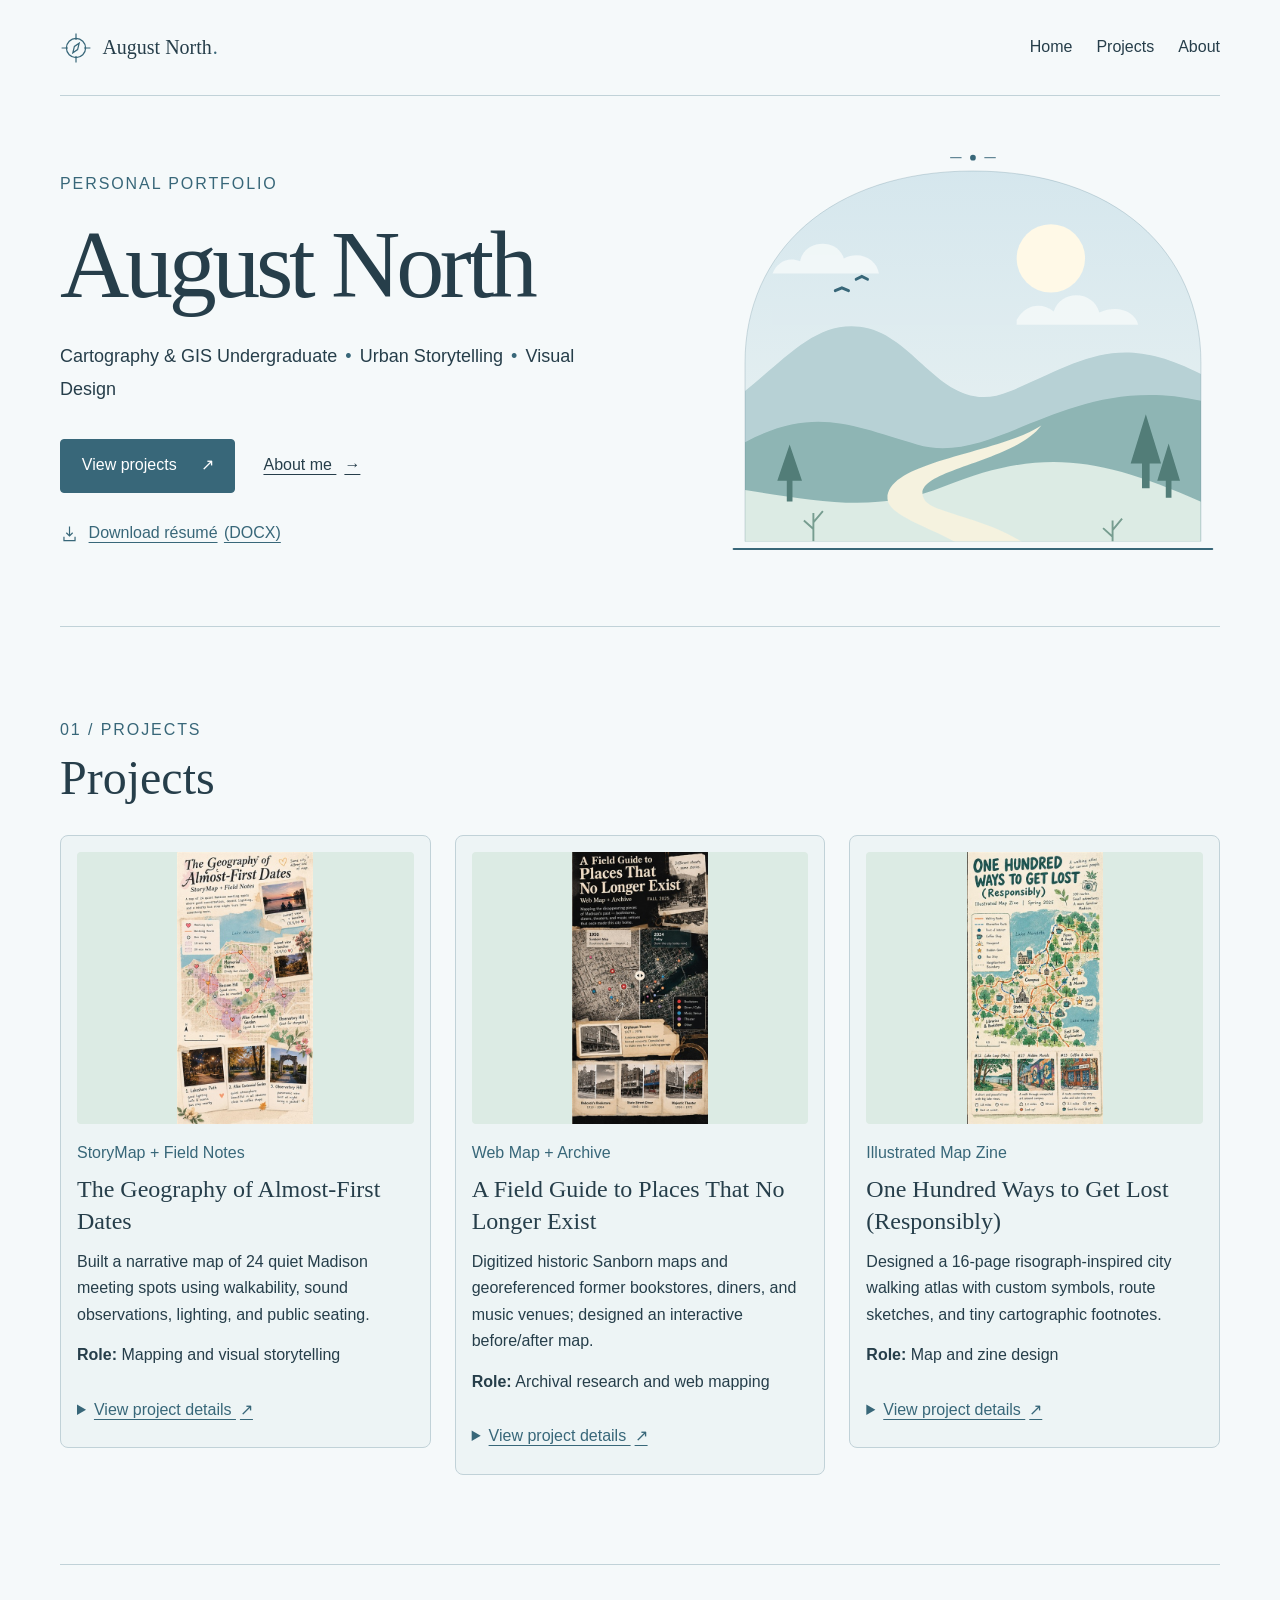
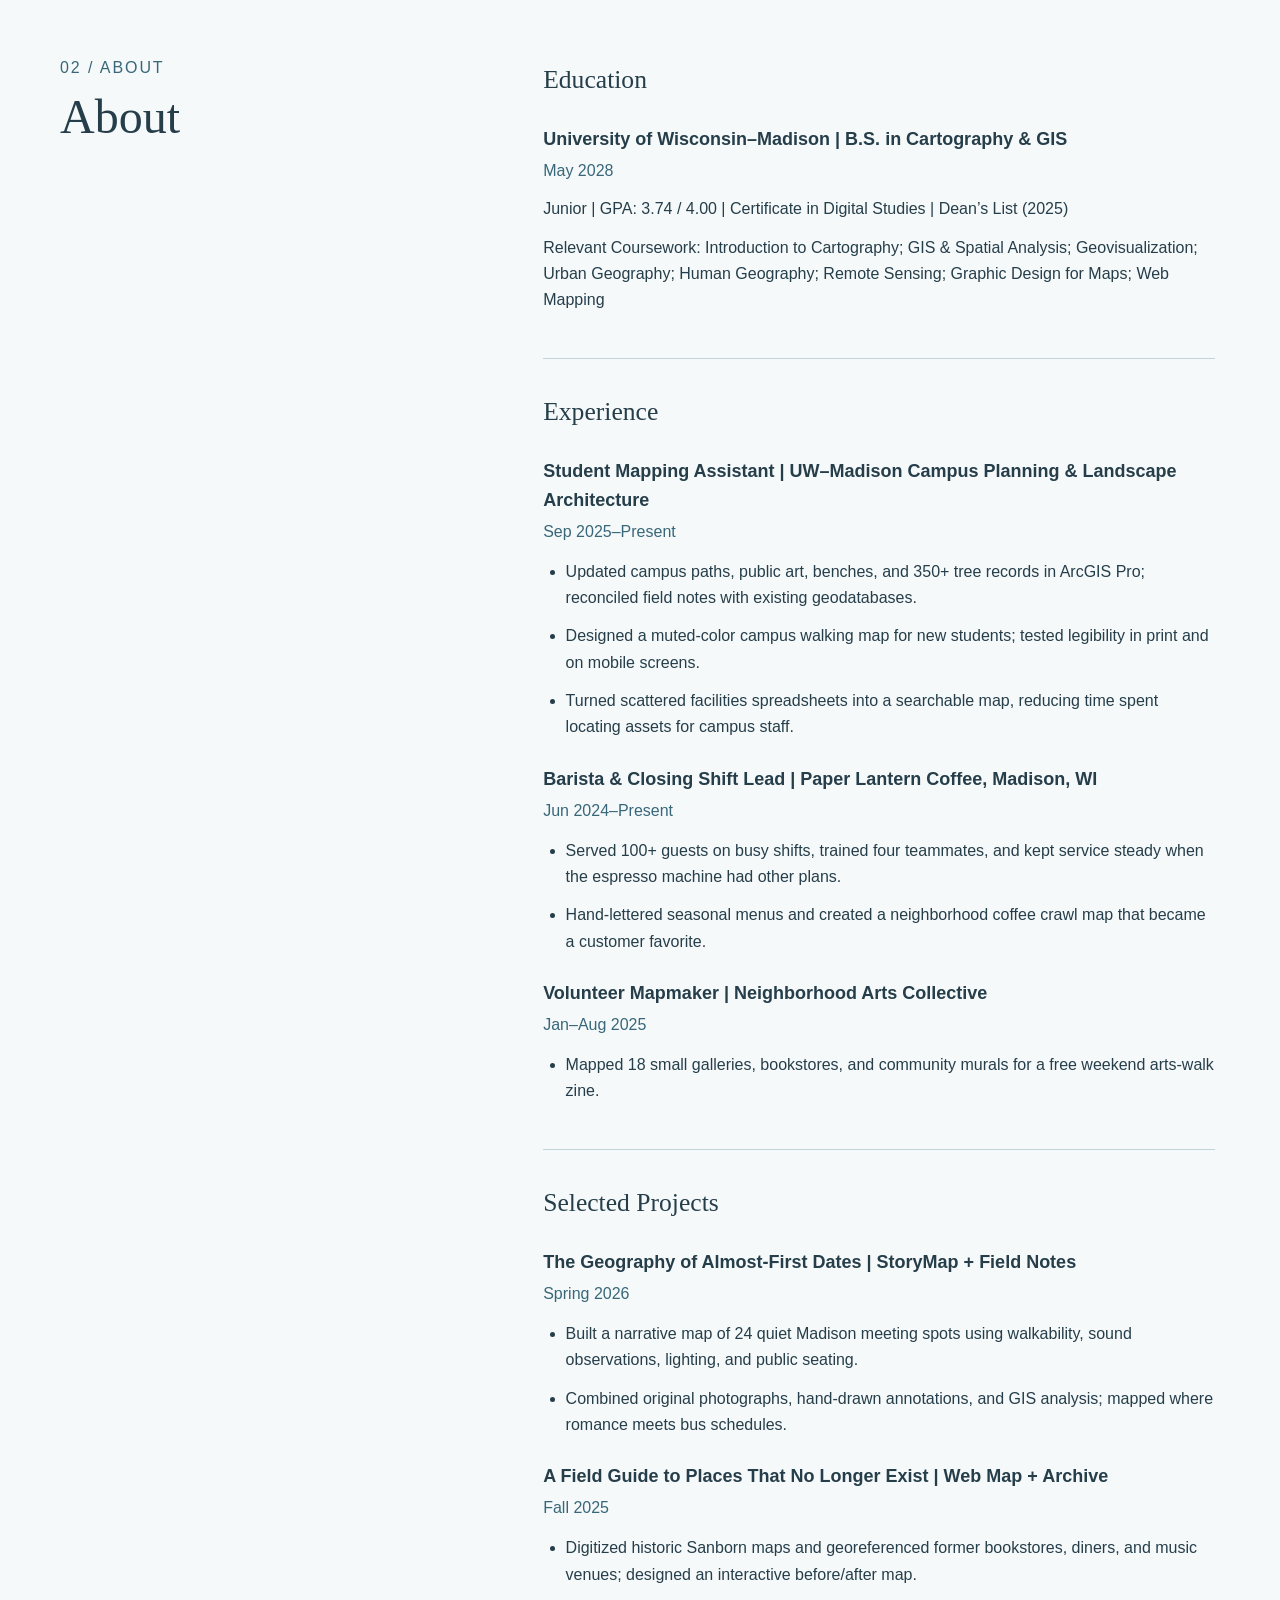
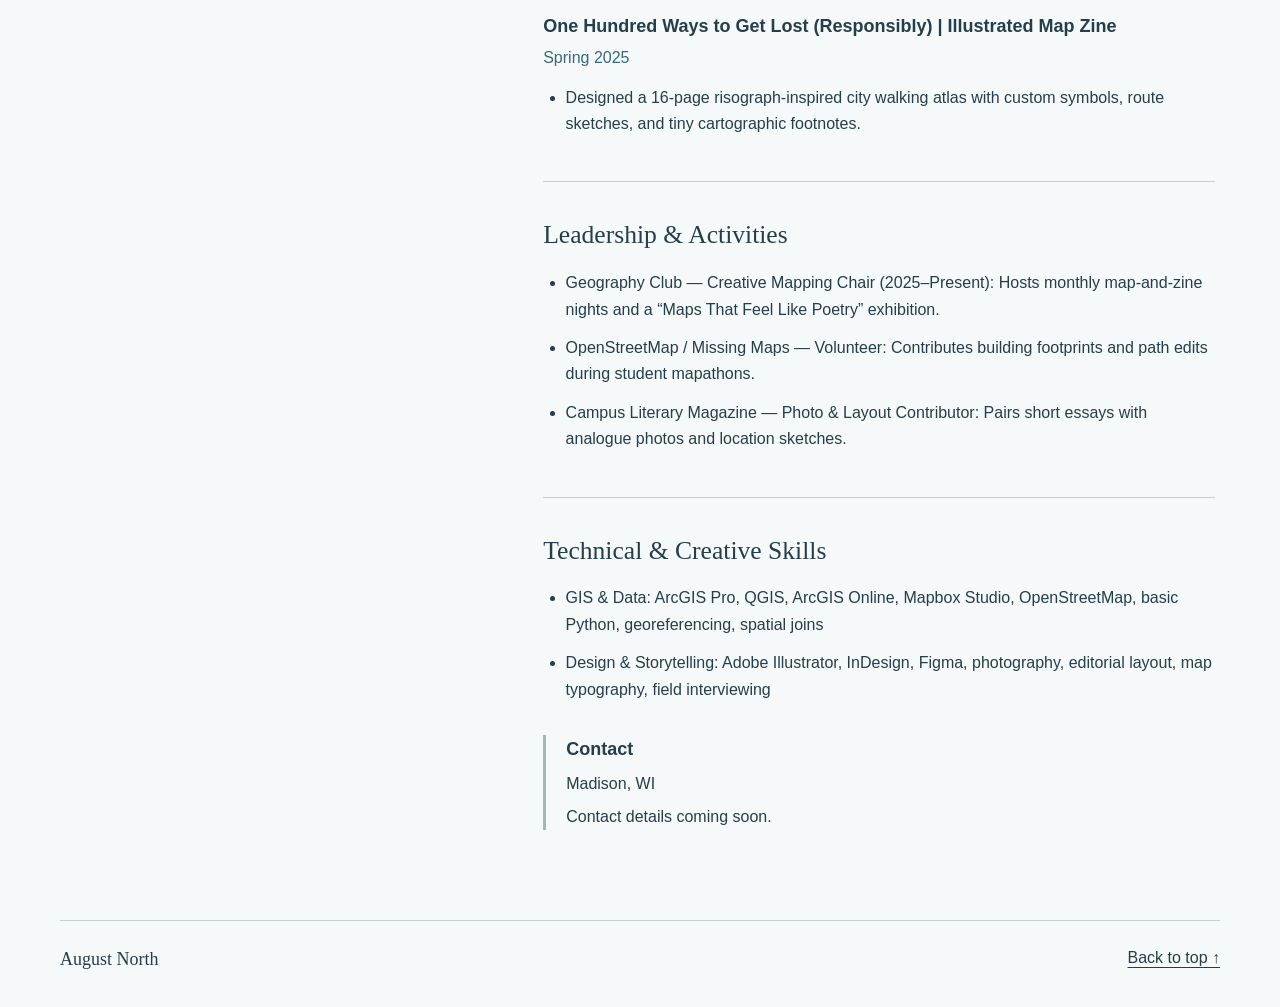
<file: demo/demo-2-Codex/index.html>
<!DOCTYPE html>
<html lang="en">
<head>
  <meta charset="UTF-8">
  <meta name="viewport" content="width=device-width, initial-scale=1">
  <meta name="description" content="August North — Cartography & GIS Undergraduate, Urban Storytelling, and Visual Design.">
  <title>August North | Portfolio</title>
  <link rel="stylesheet" href="style.css">
  <script src="script.js" defer></script>
</head>
<body>
  <a class="skip-link" href="#main">Skip to content</a>

  <header class="site-header page-width">
    <a class="wordmark" href="#home" aria-label="August North, home">
      <svg class="compass" viewBox="0 0 40 40" aria-hidden="true"><path d="M20 2v8M20 30v8M2 20h8M30 20h8"/><circle cx="20" cy="20" r="12"/><path d="m24 14-2 8-6 4 2-8Z"/></svg>
      August North<span class="wordmark-dot" aria-hidden="true">.</span>
    </a>
    <nav aria-label="Main navigation">
      <a href="#home">Home</a>
      <a href="#projects">Projects</a>
      <a href="#about">About</a>
    </nav>
  </header>

  <main id="main">
    <section id="home" class="hero page-width" aria-labelledby="home-heading">
      <div class="hero-copy">
        <p class="eyebrow">Personal portfolio</p>
        <h1 id="home-heading">August North</h1>
        <p class="role">Cartography &amp; GIS Undergraduate <span aria-hidden="true">•</span> Urban Storytelling <span aria-hidden="true">•</span> Visual Design</p>
        <div class="hero-actions">
          <a class="button" href="#projects">View projects <span aria-hidden="true">↗</span></a>
          <a class="text-link" href="#about">About me <span aria-hidden="true">→</span></a>
        </div>
        <a class="resume-link" href="assets/august_north_gis_resume.docx" download>
          <svg viewBox="0 0 24 24" aria-hidden="true"><path d="M12 3v12m-4-4 4 4 4-4M5 16v5h14v-5"/></svg>
          Download résumé <span>(DOCX)</span>
        </a>
      </div>

      <!-- Original landscape artwork; decorative and hidden from screen readers. -->
      <div class="landscape" aria-hidden="true">
        <svg viewBox="0 0 520 440" xmlns="http://www.w3.org/2000/svg">
          <defs>
            <clipPath id="landscape-window"><path d="M20 410V222C20 105 110 20 260 20s240 85 240 202v188Z"/></clipPath>
            <linearGradient id="morning-sky" x2="0" y2="1"><stop stop-color="#d4e6ed"/><stop offset="1" stop-color="#edf4f3"/></linearGradient>
          </defs>
          <g clip-path="url(#landscape-window)">
            <path fill="url(#morning-sky)" d="M0 0h520v440H0z"/>
            <circle cx="342" cy="112" r="36" fill="#fff9e7"/>
            <g fill="#f5f9fa" opacity=".85"><path d="M49 128c5-13 17-18 29-13 5-24 40-24 46-3 17-9 35 1 37 16Z"/><path d="M306 177c9-17 27-19 39-9 8-24 42-22 48 1 19-9 38-1 41 13H306Z"/></g>
            <path d="M-20 280c70-42 103-103 161-96 61 7 87 98 158 68 87-37 122-72 241 5v183H-20Z" fill="#b7d1d5"/>
            <path d="M-20 330c101-70 142-45 221-22 91 27 171-97 339-34v166H-20Z" fill="#8eb5b4"/>
            <path d="M-20 350c99 13 168 35 250 2 110-44 174-31 310 35v53H-20Z" fill="#dcebe4"/>
            <path d="M332 288c-31 41-142 47-123 78 10 18 110 24 127 74h-66c-6-35-99-49-100-75-1-40 116-47 162-77Z" fill="#f5f2df"/>
            <g stroke="#386779" stroke-width="3" fill="none" stroke-linecap="round"><path d="m115 146 7-3 7 3m8-12 6-3 6 3"/></g>
            <g fill="#527d78"><path d="m54 346 13-38 13 38H70v22h-6v-22Z"/><path d="m426 328 16-52 16 52h-12v26h-8v-26Z"/><path d="m454 346 12-39 12 39h-9v18h-6v-18Z"/></g>
            <g stroke="#779d90" stroke-width="2" fill="none"><path d="M92 410v-30m0 17-10-9m10 2 10-12M407 418v-30m0 17-10-9m10 2 10-12"/></g>
          </g>
          <path d="M20 410V222C20 105 110 20 260 20s240 85 240 202v188" fill="none" stroke="#386779" stroke-opacity=".22"/>
          <path d="M8 418h504" stroke="#386779" stroke-width="2" stroke-linecap="round"/>
          <g fill="#386779"><circle cx="260" cy="6" r="3"/><path d="M248 6h-12m36 0h12" stroke="#386779"/></g>
        </svg>
      </div>
    </section>

    <section id="projects" class="content-section page-width" aria-labelledby="projects-heading">
      <div class="section-heading"><p class="eyebrow">01 / Projects</p><h2 id="projects-heading">Projects</h2></div>
      <div class="project-grid">
        <article class="project-card">
          <img class="project-thumbnail" src="assets/almost-first-dates-thumbnail.jpg" alt="Illustrated Madison map with meeting spots, walking routes, photographs, and handwritten place notes." width="360" height="720" loading="lazy" decoding="async">
          <div class="project-card-copy">
            <p class="project-format">StoryMap + Field Notes</p>
            <h3 id="almost-first-dates-title">The Geography of Almost-First Dates</h3>
            <p>Built a narrative map of 24 quiet Madison meeting spots using walkability, sound observations, lighting, and public seating.</p>
            <p class="project-role"><strong>Role:</strong> Mapping and visual storytelling</p>
          </div>
          <details class="project-details">
            <summary aria-label="View project details: The Geography of Almost-First Dates">View project details <span aria-hidden="true">↗</span></summary>
            <div class="project-full-view" data-project-title="The Geography of Almost-First Dates">
              <p class="project-format">StoryMap + Field Notes | Spring 2026</p>
              <p><strong>Role:</strong> Mapping and visual storytelling</p>
              <ul>
              <li>Built a narrative map of 24 quiet Madison meeting spots using walkability, sound observations, lighting, and public seating.</li>
              <li>Combined original photographs, hand-drawn annotations, and GIS analysis; mapped where romance meets bus schedules.</li>
            </ul>
              <p class="original-links"><a href="assets/almost_first_dates.png">Open original image</a> <a href="assets/almost_first_dates.png" download>Download original image</a></p>
              <template class="full-image-template"><img class="project-full-image" src="assets/almost_first_dates.png" alt="Illustrated Madison map with meeting spots, walking routes, photographs, and handwritten place notes." width="512" height="1024" decoding="async"></template>
              <noscript><img class="project-full-image" src="assets/almost_first_dates.png" alt="Illustrated Madison map with meeting spots, walking routes, photographs, and handwritten place notes." width="512" height="1024" loading="lazy" decoding="async"></noscript>
            </div>
          </details>
        </article>
        <article class="project-card">
          <img class="project-thumbnail" src="assets/places-no-longer-exist-thumbnail.jpg" alt="Archive-style Madison poster comparing historic and modern maps, with venue photographs and captions." width="360" height="720" loading="lazy" decoding="async">
          <div class="project-card-copy">
            <p class="project-format">Web Map + Archive</p>
            <h3 id="places-no-longer-exist-title">A Field Guide to Places That No Longer Exist</h3>
            <p>Digitized historic Sanborn maps and georeferenced former bookstores, diners, and music venues; designed an interactive before/after map.</p>
            <p class="project-role"><strong>Role:</strong> Archival research and web mapping</p>
          </div>
          <details class="project-details">
            <summary aria-label="View project details: A Field Guide to Places That No Longer Exist">View project details <span aria-hidden="true">↗</span></summary>
            <div class="project-full-view" data-project-title="A Field Guide to Places That No Longer Exist">
              <p class="project-format">Web Map + Archive | Fall 2025</p>
              <p><strong>Role:</strong> Archival research and web mapping</p>
              <ul>
              <li>Digitized historic Sanborn maps and georeferenced former bookstores, diners, and music venues; designed an interactive before/after map.</li>
            </ul>
              <p class="original-links"><a href="assets/places_no_longer_exist.png">Open original image</a> <a href="assets/places_no_longer_exist.png" download>Download original image</a></p>
              <template class="full-image-template"><img class="project-full-image" src="assets/places_no_longer_exist.png" alt="Archive-style Madison poster comparing historic and modern maps, with venue photographs and captions." width="512" height="1024" decoding="async"></template>
              <noscript><img class="project-full-image" src="assets/places_no_longer_exist.png" alt="Archive-style Madison poster comparing historic and modern maps, with venue photographs and captions." width="512" height="1024" loading="lazy" decoding="async"></noscript>
            </div>
          </details>
        </article>
        <article class="project-card">
          <img class="project-thumbnail" src="assets/ways-to-get-lost-thumbnail.jpg" alt="Illustrated Madison walking atlas with neighborhood routes, a symbol legend, and three sample walks." width="360" height="720" loading="lazy" decoding="async">
          <div class="project-card-copy">
            <p class="project-format">Illustrated Map Zine</p>
            <h3 id="ways-to-get-lost-title">One Hundred Ways to Get Lost (Responsibly)</h3>
            <p>Designed a 16-page risograph-inspired city walking atlas with custom symbols, route sketches, and tiny cartographic footnotes.</p>
            <p class="project-role"><strong>Role:</strong> Map and zine design</p>
          </div>
          <details class="project-details">
            <summary aria-label="View project details: One Hundred Ways to Get Lost (Responsibly)">View project details <span aria-hidden="true">↗</span></summary>
            <div class="project-full-view" data-project-title="One Hundred Ways to Get Lost (Responsibly)">
              <p class="project-format">Illustrated Map Zine | Spring 2025</p>
              <p><strong>Role:</strong> Map and zine design</p>
              <ul>
              <li>Designed a 16-page risograph-inspired city walking atlas with custom symbols, route sketches, and tiny cartographic footnotes.</li>
            </ul>
              <p class="original-links"><a href="assets/ways_to_get_lost.png">Open original image</a> <a href="assets/ways_to_get_lost.png" download>Download original image</a></p>
              <template class="full-image-template"><img class="project-full-image" src="assets/ways_to_get_lost.png" alt="Illustrated Madison walking atlas with neighborhood routes, a symbol legend, and three sample walks." width="512" height="1024" decoding="async"></template>
              <noscript><img class="project-full-image" src="assets/ways_to_get_lost.png" alt="Illustrated Madison walking atlas with neighborhood routes, a symbol legend, and three sample walks." width="512" height="1024" loading="lazy" decoding="async"></noscript>
            </div>
          </details>
        </article>
      </div>
    </section>

    <section id="about" class="content-section about-section page-width" aria-labelledby="about-heading">
      <div class="section-heading"><p class="eyebrow">02 / About</p><h2 id="about-heading">About</h2></div>
      <div class="about-content">
        <section class="resume-section" aria-labelledby="education-heading">
          <h3 id="education-heading">Education</h3>
          <div class="resume-entry">
            <h4>University of Wisconsin–Madison | B.S. in Cartography &amp; GIS</h4>
            <p class="entry-date">May 2028</p>
            <p>Junior | GPA: 3.74 / 4.00 | Certificate in Digital Studies | Dean’s List (2025)</p>
            <p>Relevant Coursework: Introduction to Cartography; GIS &amp; Spatial Analysis; Geovisualization; Urban Geography; Human Geography; Remote Sensing; Graphic Design for Maps; Web Mapping</p>
          </div>
        </section>

        <section class="resume-section" aria-labelledby="experience-heading">
          <h3 id="experience-heading">Experience</h3>
          <div class="resume-entry">
            <h4>Student Mapping Assistant | UW–Madison Campus Planning &amp; Landscape Architecture</h4>
            <p class="entry-date">Sep 2025–Present</p>
            <ul>
              <li>Updated campus paths, public art, benches, and 350+ tree records in ArcGIS Pro; reconciled field notes with existing geodatabases.</li>
              <li>Designed a muted-color campus walking map for new students; tested legibility in print and on mobile screens.</li>
              <li>Turned scattered facilities spreadsheets into a searchable map, reducing time spent locating assets for campus staff.</li>
            </ul>
          </div>
          <div class="resume-entry">
            <h4>Barista &amp; Closing Shift Lead | Paper Lantern Coffee, Madison, WI</h4>
            <p class="entry-date">Jun 2024–Present</p>
            <ul>
              <li>Served 100+ guests on busy shifts, trained four teammates, and kept service steady when the espresso machine had other plans.</li>
              <li>Hand-lettered seasonal menus and created a neighborhood coffee crawl map that became a customer favorite.</li>
            </ul>
          </div>
          <div class="resume-entry">
            <h4>Volunteer Mapmaker | Neighborhood Arts Collective</h4>
            <p class="entry-date">Jan–Aug 2025</p>
            <ul>
              <li>Mapped 18 small galleries, bookstores, and community murals for a free weekend arts-walk zine.</li>
            </ul>
          </div>
        </section>

        <section class="resume-section" aria-labelledby="selected-projects-heading">
          <h3 id="selected-projects-heading">Selected Projects</h3>
          <div class="resume-entry">
            <h4>The Geography of Almost-First Dates | StoryMap + Field Notes</h4>
            <p class="entry-date">Spring 2026</p>
            <ul>
              <li>Built a narrative map of 24 quiet Madison meeting spots using walkability, sound observations, lighting, and public seating.</li>
              <li>Combined original photographs, hand-drawn annotations, and GIS analysis; mapped where romance meets bus schedules.</li>
            </ul>
          </div>
          <div class="resume-entry">
            <h4>A Field Guide to Places That No Longer Exist | Web Map + Archive</h4>
            <p class="entry-date">Fall 2025</p>
            <ul>
              <li>Digitized historic Sanborn maps and georeferenced former bookstores, diners, and music venues; designed an interactive before/after map.</li>
            </ul>
          </div>
          <div class="resume-entry">
            <h4>One Hundred Ways to Get Lost (Responsibly) | Illustrated Map Zine</h4>
            <p class="entry-date">Spring 2025</p>
            <ul>
              <li>Designed a 16-page risograph-inspired city walking atlas with custom symbols, route sketches, and tiny cartographic footnotes.</li>
            </ul>
          </div>
        </section>

        <section class="resume-section" aria-labelledby="activities-heading">
          <h3 id="activities-heading">Leadership &amp; Activities</h3>
          <ul>
            <li>Geography Club — Creative Mapping Chair (2025–Present): Hosts monthly map-and-zine nights and a “Maps That Feel Like Poetry” exhibition.</li>
            <li>OpenStreetMap / Missing Maps — Volunteer: Contributes building footprints and path edits during student mapathons.</li>
            <li>Campus Literary Magazine — Photo &amp; Layout Contributor: Pairs short essays with analogue photos and location sketches.</li>
          </ul>
        </section>

        <section class="resume-section" aria-labelledby="skills-heading">
          <h3 id="skills-heading">Technical &amp; Creative Skills</h3>
          <ul>
            <li>GIS &amp; Data: ArcGIS Pro, QGIS, ArcGIS Online, Mapbox Studio, OpenStreetMap, basic Python, georeferencing, spatial joins</li>
            <li>Design &amp; Storytelling: Adobe Illustrator, InDesign, Figma, photography, editorial layout, map typography, field interviewing</li>
          </ul>
        </section>

        <div class="contact-block">
          <h3>Contact</h3>
          <p>Madison, WI</p>
          <p>Contact details coming soon.</p>
        </div>
      </div>
    </section>
  </main>

  <!-- JavaScript moves the selected project here, keeping one copy of its details. -->
  <dialog class="project-dialog" aria-labelledby="dialog-title">
    <div class="dialog-header">
      <h2 id="dialog-title"></h2>
      <button class="dialog-close" type="button" autofocus>Close <span aria-hidden="true">×</span></button>
    </div>
    <div class="dialog-content"></div>
  </dialog>
  <footer class="site-footer page-width">
    <p>August North</p>
    <a href="#home">Back to top <span aria-hidden="true">↑</span></a>
  </footer>
</body>
</html>
</file>
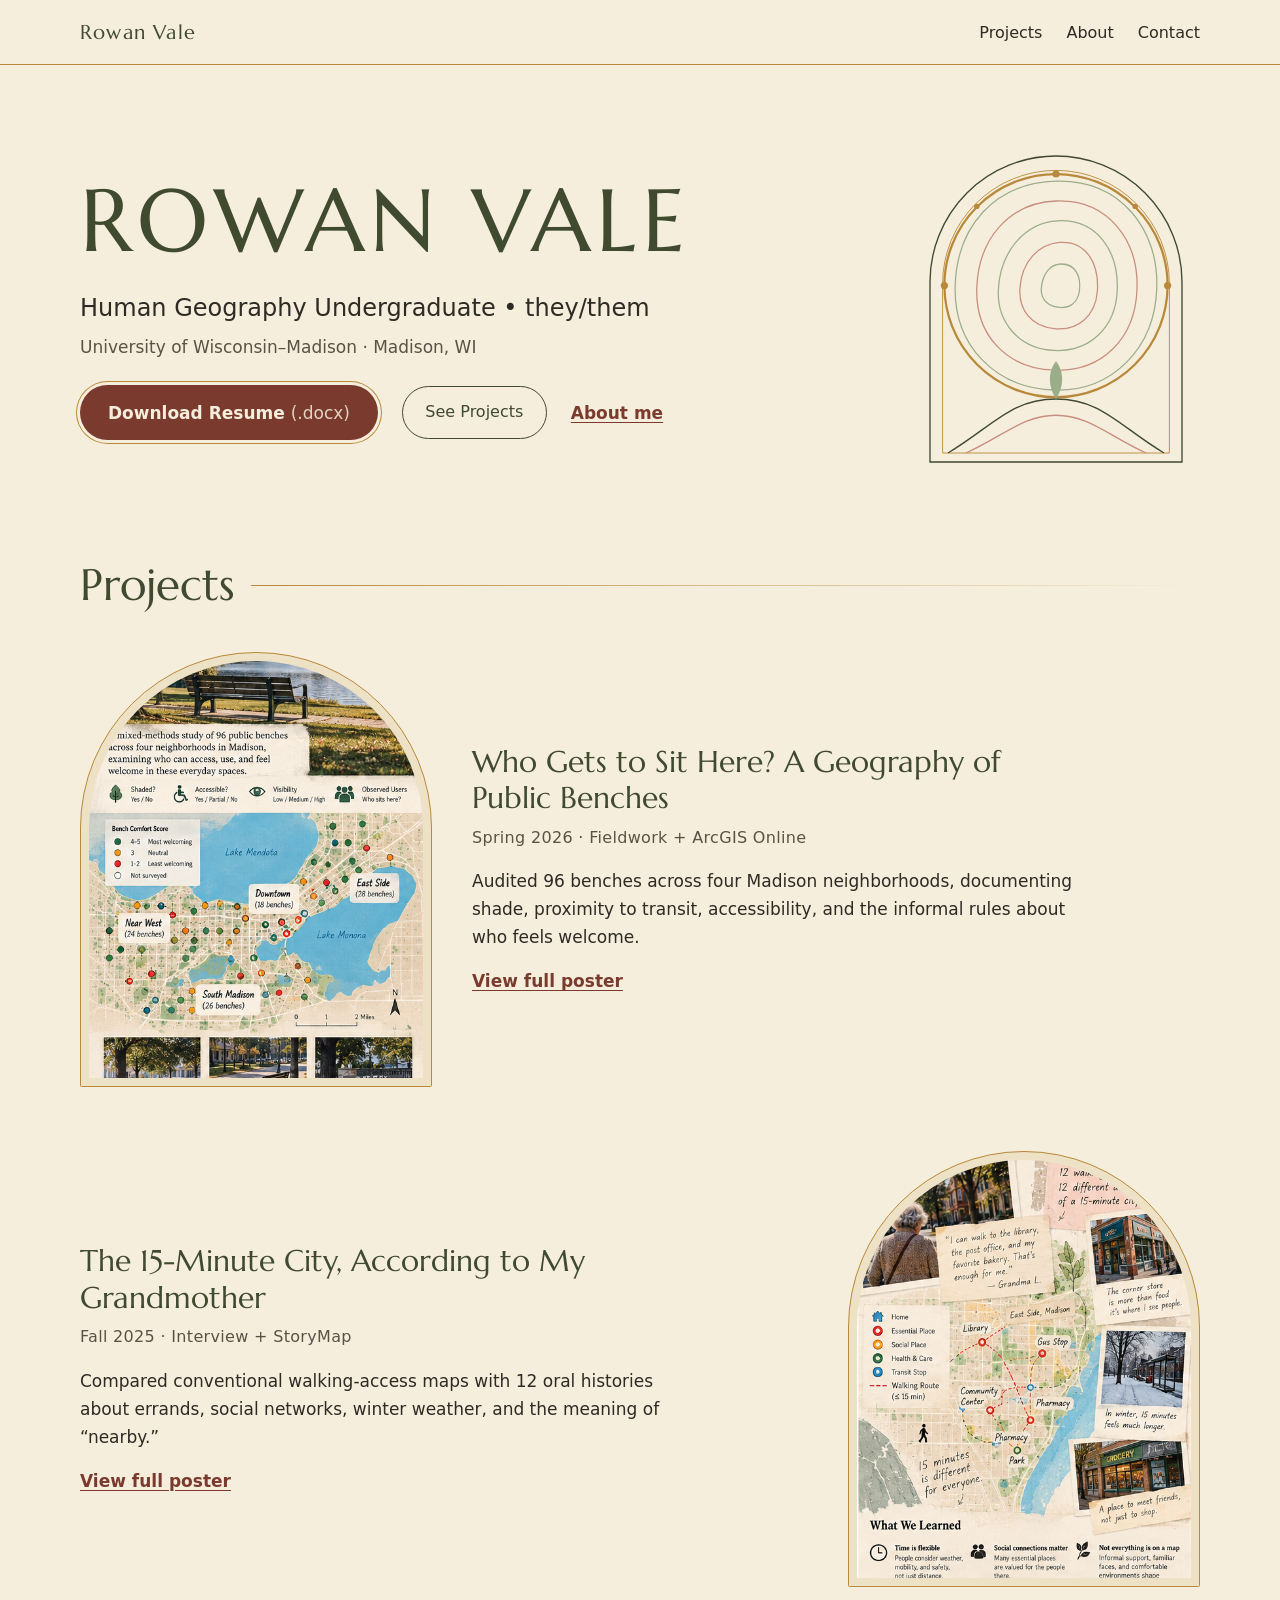
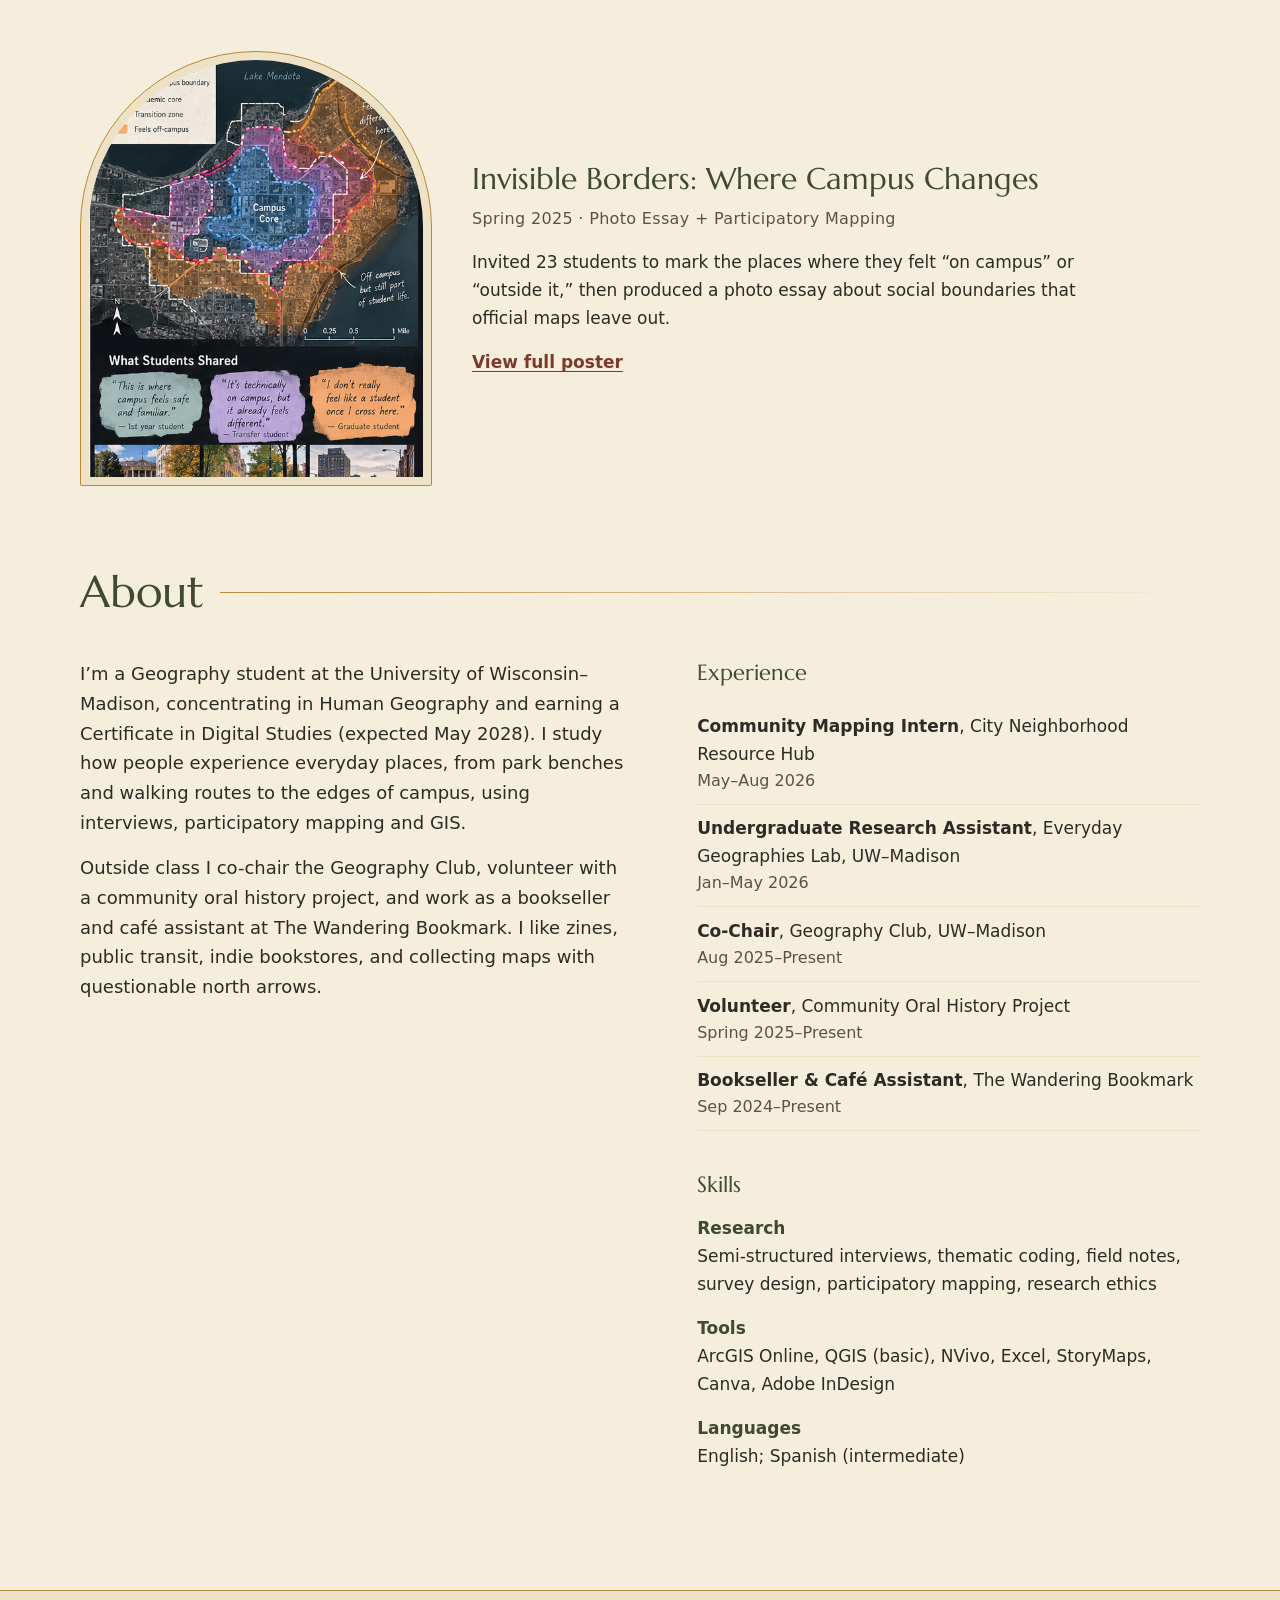
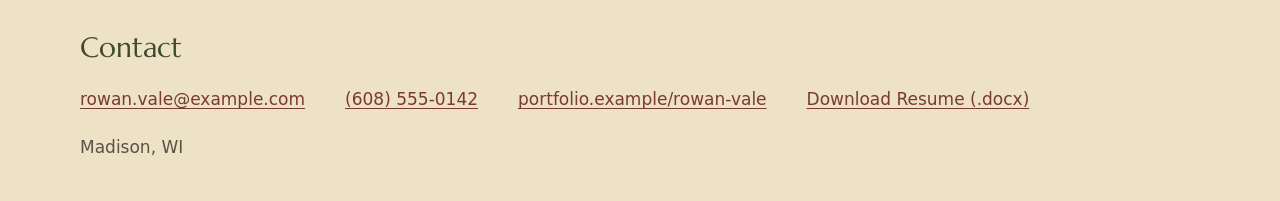
<file: demo/demo-3-Claude-Code/index.html>
<!DOCTYPE html>
<html lang="en">
<head>
  <meta charset="UTF-8">
  <meta name="viewport" content="width=device-width, initial-scale=1">
  <title>Rowan Vale — Human Geography</title>
  <meta name="description" content="Rowan Vale, Human Geography undergraduate at the University of Wisconsin–Madison. Projects on public space, walking access and belonging.">

  <!-- Marcellus heading font (approved). If it can't load, the site falls back to a serif already on the computer. -->
  <link rel="preconnect" href="https://fonts.googleapis.com">
  <link rel="preconnect" href="https://fonts.gstatic.com" crossorigin>
  <link rel="stylesheet" href="https://fonts.googleapis.com/css2?family=Marcellus&display=swap">

  <link rel="stylesheet" href="style.css">
</head>
<body>
  <a class="skip-link" href="#main">Skip to content</a>

  <!-- ========== Sticky top navigation ========== -->
  <header class="site-header">
    <nav class="site-nav" aria-label="Main">
      <a class="site-nav__name" href="#home">Rowan Vale</a>
      <ul class="site-nav__links">
        <li><a href="#projects">Projects</a></li>
        <li><a href="#about">About</a></li>
        <li><a href="#contact">Contact</a></li>
      </ul>
    </nav>
  </header>

  <main id="main">

    <!-- ========== Home / opening ========== -->
    <section id="home" class="hero" aria-labelledby="hero-name">
      <div class="hero__text">
        <h1 id="hero-name" class="hero__name">ROWAN VALE</h1>
        <p class="hero__role">Human Geography Undergraduate <span aria-hidden="true">•</span> they/them</p>
        <p class="hero__place">University of Wisconsin–Madison · Madison, WI</p>

        <div class="hero__actions">
          <a class="button button--primary" href="assets/rowan_vale_human_geography_resume.docx" download>
            Download Resume <span class="button__note">(.docx)</span>
          </a>
          <a class="button button--secondary" href="#projects">See Projects</a>
          <a class="text-link" href="#about">About me</a>
        </div>
      </div>

      <!-- Decorative "halo" made of map contour lines, inspired by Mucha's halos. Hidden from screen readers. -->
      <div class="hero__ornament" aria-hidden="true">
        <svg class="halo" viewBox="0 0 320 380" focusable="false">
          <!-- Arch-topped frame -->
          <path class="halo__frame" d="M20 370 V170 A140 140 0 0 1 300 170 V370 Z" />
          <path class="halo__frame halo__frame--inner" d="M34 360 V172 A126 126 0 0 1 286 172 V360 Z" />
          <!-- Contour rings, slightly irregular like land elevation lines -->
          <g class="halo__contours">
            <path d="M160 58 C232 56 274 112 272 176 C270 244 222 292 158 290 C92 288 46 240 48 174 C50 108 92 60 160 58 Z" />
            <path d="M160 80 C218 78 252 124 250 178 C248 234 210 270 158 268 C104 266 70 228 72 176 C74 122 108 82 160 80 Z" />
            <path d="M162 102 C206 100 230 136 228 180 C226 222 196 248 158 246 C118 244 94 214 96 178 C98 138 124 104 162 102 Z" />
            <path d="M164 126 C194 124 208 150 206 180 C204 208 184 224 160 222 C132 220 118 200 120 176 C122 148 140 128 164 126 Z" />
            <path d="M166 150 C182 150 188 164 186 180 C184 194 174 200 162 198 C148 196 142 186 144 174 C146 160 154 150 166 150 Z" />
          </g>
          <!-- Gold halo ring with small beads, a nod to Mucha's ornamented circles -->
          <circle class="halo__ring" cx="160" cy="174" r="124" />
          <g class="halo__beads">
            <circle cx="160" cy="50" r="4" />
            <circle cx="284" cy="174" r="4" />
            <circle cx="36" cy="174" r="4" />
            <circle cx="248" cy="86" r="3" />
            <circle cx="72" cy="86" r="3" />
          </g>
          <!-- Flowing "whiplash" stems at the base -->
          <path class="halo__stem" d="M40 360 C90 330 110 300 160 300 C210 300 230 330 280 360" />
          <path class="halo__stem halo__stem--rose" d="M60 360 C100 342 124 318 160 318 C196 318 220 342 260 360" />
          <path class="halo__leaf" d="M160 300 C150 284 152 268 160 258 C168 268 170 284 160 300 Z" />
        </svg>
      </div>
    </section>

    <!-- ========== Projects ==========
         Each project is one "panel" row. Rows alternate sides on wide screens.
         To add a project: copy one <article class="project"> block and change its text and image. -->
    <section id="projects" class="section" aria-labelledby="projects-title">
      <h2 id="projects-title" class="section__title">Projects</h2>

      <article class="project">
        <div class="project__media">
          <img class="project__image"
               src="assets/rowan_public_benches.png"
               width="509" height="1024"
               alt="Poster titled 'Who Gets to Sit Here? A Geography of Public Benches', with a park bench by a lake, a map of Madison rating benches in four neighborhoods, and photos of benches scored from 4 out of 5 down to 1 out of 5.">
        </div>
        <div class="project__body">
          <h3 class="project__title">Who Gets to Sit Here? A Geography of Public Benches</h3>
          <p class="project__meta">Spring 2026 · Fieldwork + ArcGIS Online</p>
          <p>Audited 96 benches across four Madison neighborhoods, documenting shade, proximity to transit, accessibility, and the informal rules about who feels welcome.</p>
          <a class="text-link" href="assets/rowan_public_benches.png">View full poster</a>
        </div>
      </article>

      <article class="project">
        <div class="project__media">
          <img class="project__image"
               src="assets/rowan_fifteen_minute_city.png"
               width="512" height="1024"
               alt="Poster titled 'The 15-Minute City, According to My Grandmother', combining a walking map of East Side Madison with photos of local shops, a bus stop in winter, and handwritten quotes from residents.">
        </div>
        <div class="project__body">
          <h3 class="project__title">The 15-Minute City, According to My Grandmother</h3>
          <p class="project__meta">Fall 2025 · Interview + StoryMap</p>
          <p>Compared conventional walking-access maps with 12 oral histories about errands, social networks, winter weather, and the meaning of “nearby.”</p>
          <a class="text-link" href="assets/rowan_fifteen_minute_city.png">View full poster</a>
        </div>
      </article>

      <article class="project">
        <div class="project__media">
          <img class="project__image"
               src="assets/rowan_invisible_borders.png"
               width="505" height="1024"
               alt="Poster titled 'Invisible Borders: Where Campus Changes', showing a dark map of the UW–Madison campus with colored zones for the academic core, a transition zone and areas that feel off-campus, plus student quotes and street photos.">
        </div>
        <div class="project__body">
          <h3 class="project__title">Invisible Borders: Where Campus Changes</h3>
          <p class="project__meta">Spring 2025 · Photo Essay + Participatory Mapping</p>
          <p>Invited 23 students to mark the places where they felt “on campus” or “outside it,” then produced a photo essay about social boundaries that official maps leave out.</p>
          <a class="text-link" href="assets/rowan_invisible_borders.png">View full poster</a>
        </div>
      </article>
    </section>

    <!-- ========== About ========== -->
    <section id="about" class="section" aria-labelledby="about-title">
      <h2 id="about-title" class="section__title">About</h2>

      <div class="about">
        <div class="about__intro">
          <p>I’m a Geography student at the University of Wisconsin–Madison, concentrating in Human Geography and earning a Certificate in Digital Studies (expected May 2028). I study how people experience everyday places, from park benches and walking routes to the edges of campus, using interviews, participatory mapping and GIS.</p>
          <p>Outside class I co-chair the Geography Club, volunteer with a community oral history project, and work as a bookseller and café assistant at The Wandering Bookmark. I like zines, public transit, indie bookstores, and collecting maps with questionable north arrows.</p>
        </div>

        <div class="about__details">
          <h3 class="about__heading">Experience</h3>
          <ul class="detail-list">
            <li>
              <strong>Community Mapping Intern</strong>, City Neighborhood Resource Hub
              <span class="detail-list__date">May–Aug 2026</span>
            </li>
            <li>
              <strong>Undergraduate Research Assistant</strong>, Everyday Geographies Lab, UW–Madison
              <span class="detail-list__date">Jan–May 2026</span>
            </li>
            <li>
              <strong>Co-Chair</strong>, Geography Club, UW–Madison
              <span class="detail-list__date">Aug 2025–Present</span>
            </li>
            <li>
              <strong>Volunteer</strong>, Community Oral History Project
              <span class="detail-list__date">Spring 2025–Present</span>
            </li>
            <li>
              <strong>Bookseller &amp; Café Assistant</strong>, The Wandering Bookmark
              <span class="detail-list__date">Sep 2024–Present</span>
            </li>
          </ul>

          <h3 class="about__heading">Skills</h3>
          <dl class="skill-list">
            <dt>Research</dt>
            <dd>Semi-structured interviews, thematic coding, field notes, survey design, participatory mapping, research ethics</dd>
            <dt>Tools</dt>
            <dd>ArcGIS Online, QGIS (basic), NVivo, Excel, StoryMaps, Canva, Adobe InDesign</dd>
            <dt>Languages</dt>
            <dd>English; Spanish (intermediate)</dd>
          </dl>
        </div>
      </div>
    </section>

  </main>

  <!-- ========== Footer / Contact ========== -->
  <footer id="contact" class="site-footer" aria-labelledby="contact-title">
    <div class="site-footer__inner">
      <h2 id="contact-title" class="site-footer__title">Contact</h2>
      <ul class="contact-list">
        <li><a href="mailto:rowan.vale@example.com">rowan.vale@example.com</a></li>
        <li><a href="tel:+16085550142">(608) 555-0142</a></li>
        <li><a href="https://portfolio.example/rowan-vale">portfolio.example/rowan-vale</a></li>
        <li><a href="assets/rowan_vale_human_geography_resume.docx" download>Download Resume (.docx)</a></li>
      </ul>
      <p class="site-footer__place">Madison, WI</p>
    </div>
  </footer>
</body>
</html>
</file>
<file: css/style.css>
/* =============================================================
   Vibefolio Route — styles
   Layout: a transit-map route. Left rail = stations (steps),
   centre = story text, forms and the "send to your agent" panels.

   Quick tweaks:
   - Colors and fonts: edit the tokens in :root (light) and the two
     dark blocks below it (keep both dark blocks identical).
   - Each step's line color is --c0 … --c5.
   ============================================================= */


/* ---------- Design tokens ---------- */

:root {
  /* surfaces and text */
  --bg: #F1F3F2;
  --surface: #FAFBFA;
  --sunk: #E5EAE7;
  --ink: #14211C;
  --muted: #56635D;
  --line: #CBD3CF;
  --focus: #1864AB;

  /* one color per step (0–5), and the text color used on top of them.
     Color-blind safe order: neighbours alternate warm and cool, so they stay
     apart even when red and green look alike. Every one passes 4.5:1 with
     white text. If you change them, keep that warm/cool rhythm. */
  --c0: #5C6B66;   /* gray   */
  --c1: #B5420A;   /* orange */
  --c2: #1864AB;   /* blue   */
  --c3: #2F7A1F;   /* green  */
  --c4: #702287;   /* purple */
  --c5: #B0234F;   /* red    */
  --on-line: #FFFFFF;

  /* status colors */
  --ok: #2F7A1F;
  --warn: #A35400;
  --bad: #C92A2A;

  /* fonts (loaded from Google Fonts in index.html) */
  --f-display: "Overpass", "Arial Narrow", Arial, sans-serif;
  --f-body: "Literata", Georgia, "Times New Roman", serif;
  --f-mono: "Overpass Mono", ui-monospace, Menlo, Consolas, monospace;

  /* the current step's color; each <section> sets it */
  --c: var(--c0);
}

/* Dark theme, following the device setting */
@media (prefers-color-scheme: dark) {
  :root:not([data-theme="light"]) {
    --bg: #0F1513;
    --surface: #161E1B;
    --sunk: #1E2824;
    --ink: #E7EDEA;
    --muted: #9AA8A2;
    --line: #2E3A35;
    --focus: #74C0FC;
    --c0: #A5B3AE;
    --c1: #FF914D;
    --c2: #6CB8FF;
    --c3: #9BE07A;
    --c4: #B98AF0;
    --c5: #FF8296;
    --on-line: #0F1513;
    --ok: #69DB7C;
    --warn: #FFC078;
    --bad: #FF8787;
    color-scheme: dark;
  }
}

/* Dark theme, when a host page forces it (same values as above) */
:root[data-theme="dark"] {
  --bg: #0F1513;
  --surface: #161E1B;
  --sunk: #1E2824;
  --ink: #E7EDEA;
  --muted: #9AA8A2;
  --line: #2E3A35;
  --focus: #74C0FC;
  --c0: #A5B3AE;
  --c1: #FF914D;
  --c2: #6CB8FF;
  --c3: #9BE07A;
  --c4: #B98AF0;
  --c5: #FF8296;
  --on-line: #0F1513;
  --ok: #69DB7C;
  --warn: #FFC078;
  --bad: #FF8787;
  color-scheme: dark;
}


/* ---------- Base ---------- */

* { box-sizing: border-box; }
[hidden] { display: none !important; }
img { max-width: 100%; }

body {
  margin: 0;
  background: var(--bg);
  color: var(--ink);
  font: 17px/1.65 var(--f-body);
  padding-left: max(16px, env(safe-area-inset-left, 0px));
  padding-right: max(16px, env(safe-area-inset-right, 0px));
  padding-block: 0 96px;
}

/* paints the phone's status-bar area so content doesn't show through */
body::before {
  content: "";
  position: fixed;
  inset: 0 0 auto;
  height: env(safe-area-inset-top, 0px);
  z-index: 10;
  background: var(--bg);
}

h1, h2, h3, h4 {
  font-family: var(--f-display);
  line-height: 1.1;
  text-wrap: balance;
  margin: 0;
}
p { margin: 0; }
a { color: var(--focus); }
:focus-visible { outline: 3px solid var(--focus); outline-offset: 2px; }

.sr {            /* visually hidden, still read by screen readers */
  position: absolute;
  width: 1px;
  height: 1px;
  overflow: hidden;
  clip: rect(0 0 0 0);
  white-space: nowrap;
}
.mono { font-family: var(--f-mono); }
.muted { color: var(--muted); }
.hint { font-size: 15px; color: var(--muted); }
.eyebrow {
  font: 600 13px/1 var(--f-mono);
  letter-spacing: .14em;
  text-transform: uppercase;
  color: var(--muted);
}


/* ---------- Hero and route map ---------- */

.hero {
  max-width: 1240px;
  margin: 0 auto;
  padding-block: 56px 32px;
  display: grid;
  gap: 22px;
}
.hero h1 {
  font-size: clamp(44px, 8vw, 96px);
  font-weight: 900;
  letter-spacing: -.02em;
}
.hero .lede { font-size: clamp(18px, 2.2vw, 22px); max-width: 60ch; }
.hero-tools { display: flex; flex-wrap: wrap; gap: 10px; align-items: center; }
.hero-heading { display: flex; flex-wrap: wrap; justify-content: space-between; align-items: center; gap: 16px; }
/* the "Restore answers" file input is hidden, so show its focus on the label */
.hero-tools:has(#restore:focus-visible) label[for=restore] { outline: 3px solid var(--focus); outline-offset: 2px; }
.save-state { font: 12px/1.3 var(--f-mono); color: var(--muted); }

.map { width: 100%; max-width: 1100px; overflow-x: auto; }
.map svg { display: block; width: 100%; min-width: 640px; height: auto; }
.map text { font-family: var(--f-display); fill: var(--ink); }
.map .sub { font-family: var(--f-mono); fill: var(--muted); }
.map a:focus-visible circle { stroke: var(--focus); stroke-width: 5; }


/* ---------- Page grid ---------- */

.grid {
  max-width: 1240px;
  margin: 0 auto;
  display: grid;
  grid-template-columns: minmax(0, 1fr);
  gap: 40px;
}
@media (min-width: 1000px) {
  .grid { grid-template-columns: 180px minmax(0, 1fr); }
}
main { min-width: 0; display: grid; gap: 80px; }


/* ---------- Left rail (desktop) and top progress bar (phone) ---------- */

.rail { display: none; }
@media (min-width: 1000px) {
  .rail {
    display: block;
    position: sticky;
    top: calc(env(safe-area-inset-top, 0px) + 24px);
    align-self: start;
  }
}
.rail ol { list-style: none; margin: 0; padding: 0; display: grid; }
.rail li { position: relative; padding: 0 0 22px 34px; }
.rail li::before {          /* the line between stations */
  content: "";
  position: absolute;
  left: 10px;
  top: 8px;
  bottom: -8px;
  width: 4px;
  background: var(--lc);
}
.rail li:last-child::before { display: none; }
.rail a { text-decoration: none; color: var(--ink); display: grid; gap: 2px; }
.rail .dot {
  position: absolute;
  left: 0;
  top: 0;
  width: 24px;
  height: 24px;
  border-radius: 50%;
  background: var(--surface);
  border: 4px solid var(--lc);
}
.rail li.done .dot { background: var(--lc); }
.rail li.here .dot { box-shadow: 0 0 0 4px color-mix(in srgb, var(--lc) 30%, transparent); }
.rail b { font: 800 15px/1.2 var(--f-display); }
.rail small { font: 12px/1.2 var(--f-mono); color: var(--muted); }

.topbar {
  position: sticky;
  top: env(safe-area-inset-top, 0px);
  z-index: 5;
  background: var(--bg);
  display: flex;
  gap: 4px;
  padding-block: 8px;
}
.topbar a {
  flex: 1;
  height: 8px;
  border-radius: 4px;
  background: color-mix(in srgb, var(--lc) 25%, transparent);
  position: relative;
  overflow: hidden;
}
.topbar a span { position: absolute; inset: 0 auto 0 0; background: var(--lc); }
@media (min-width: 1000px) {
  .topbar { display: none; }
}


/* ---------- Step header ("station") ---------- */

.chapter { display: grid; gap: 26px; scroll-margin-top: 24px; }
.chapter + .chapter { border-top: 2px dashed var(--line); padding-top: 48px; }
.station { display: flex; flex-wrap: wrap; gap: 16px 20px; align-items: center; }
.badge {                    /* big step number */
  display: grid;
  place-items: center;
  width: 84px;
  height: 84px;
  border-radius: 50%;
  background: var(--c);
  color: var(--on-line);
  font: 900 44px/1 var(--f-display);
  flex: none;
}
.station-t { flex: 1 1 260px; min-width: 0; display: grid; gap: 6px; }
.station h2 {
  font-size: clamp(30px, 4.4vw, 46px);
  font-weight: 900;
  letter-spacing: -.01em;
}
.turn {                     /* "YOUR TURN · 45 min" */
  display: inline-flex;
  align-items: baseline;
  gap: 10px;
  padding: 10px 18px;
  border-radius: 999px;
  border: 3px solid var(--c);
  font-family: var(--f-display);
}
.turn b { font-size: 28px; font-weight: 900; color: var(--c); }
.turn span {
  font: 600 12px/1 var(--f-mono);
  letter-spacing: .12em;
  text-transform: uppercase;
}
.story { display: grid; gap: 12px; max-width: 62ch; font-size: 18px; }
.story strong { font-weight: 600; }


/* ---------- Questions and form fields ---------- */

.q { display: grid; gap: 10px; padding-block: 18px; border-top: 1px solid var(--line); }
.q-l { font: 700 18px/1.35 var(--f-display); }
.q-l .req {                 /* the "NEEDED" label */
  font: 600 12px/1 var(--f-mono);
  color: var(--c);
  margin-left: 8px;
  letter-spacing: .06em;
  text-transform: uppercase;
}

input[type=text],
input[type=url],
input[type=email],
textarea,
select {
  width: 100%;
  font: 16px/1.5 var(--f-body);
  color: var(--ink);
  background: var(--surface);
  border: 1.5px solid var(--line);
  border-radius: 8px;
  padding: 10px 12px;
}
textarea { min-height: 88px; resize: vertical; }
#f-resume-paste { min-height: 320px; }   /* the big resume box in Step 2 */
input::placeholder,
textarea::placeholder { color: var(--muted); }   /* full muted color keeps 4.5:1 contrast */
input:focus,
textarea:focus,
select:focus {
  outline: 3px solid color-mix(in srgb, var(--focus) 55%, transparent);
  outline-offset: 0;
  border-color: var(--focus);
}

.row { display: grid; gap: 10px; grid-template-columns: repeat(auto-fit, minmax(200px, 1fr)); }
.field { display: grid; gap: 4px; min-width: 0; }
.field > span { font: 600 13px/1.3 var(--f-mono); color: var(--muted); }

.check { display: flex; gap: 12px; align-items: flex-start; padding: 8px 0; cursor: pointer; }
.check input { width: 22px; height: 22px; margin-top: 3px; accent-color: var(--c); flex: none; }


/* ---------- Picture choices (cards with a small drawing) ---------- */

.opts { display: grid; gap: 10px; grid-template-columns: repeat(auto-fill, minmax(140px, 1fr)); }
.opt {
  position: relative;
  display: grid;
  gap: 8px;
  align-content: start;
  padding: 12px;
  border: 2px solid var(--line);
  border-radius: 12px;
  background: var(--surface);
  cursor: pointer;
}
.opt input { position: absolute; opacity: 0; inset: 0; cursor: pointer; margin: 0; }
.opt:has(input:checked) {
  border-color: var(--c);
  background: color-mix(in srgb, var(--c) 8%, var(--surface));
}
.opt:has(input:focus-visible) { outline: 3px solid var(--focus); outline-offset: 2px; }
/* a ✓ on the chosen card, so the choice never depends on color alone */
.opt:has(input:checked)::after,
.sw[aria-pressed=true]::after {
  content: "✓";
  position: absolute;
  top: 6px;
  right: 6px;
  display: grid;
  place-items: center;
  width: 24px;
  height: 24px;
  border-radius: 50%;
  background: var(--c);
  color: var(--on-line);
  font: 900 14px/1 var(--f-display);
}
.opt-t { font: 700 15px/1.25 var(--f-display); }
.opt-d { font-size: 14px; color: var(--muted); line-height: 1.4; }
.opt { min-width: 0; }
.opt-t,
.opt-d { overflow-wrap: anywhere; }   /* long words like "Pro/Max/Team" wrap instead of spilling out */

/* the small drawings (see js/pictures.js) */
.art { display: block; width: 100%; aspect-ratio: 3 / 2; border-radius: 6px; background: var(--sunk); }
.art .a { fill: var(--line); }
.art .b { fill: var(--c); }
.art .k { fill: var(--ink); }
.art .w { fill: var(--surface); }
.art .s { fill: none; stroke: var(--muted); stroke-width: 2; stroke-dasharray: 4 3; }

/* Use the same sample text so the type styles can be compared directly. */
.font-preview {
  display: flex;
  flex-direction: column;
  justify-content: center;
  align-items: center;
  gap: 8px;
  width: 100%;
  aspect-ratio: 3 / 2;
  border-radius: 6px;
  background: var(--sunk);
  color: var(--ink);
  font-family: var(--f-display);
}
.font-preview-title { font-size: 32px; font-weight: 600; line-height: 1.1; }
.font-preview-text { font-size: 14px; line-height: 1.4; }
.font-preview--serif { font-family: var(--f-body); }
.font-preview--editorial .font-preview-title { font-family: var(--f-body); }
.font-preview--mono { font-family: var(--f-mono); }
.font-preview--rounded { font-family: "Arial Rounded MT Bold", "Trebuchet MS", sans-serif; }


/* ---------- Chips (tap-to-select tags) ---------- */

.chips { display: flex; flex-wrap: wrap; gap: 8px; }
.chip {
  position: relative;
  font: 600 15px/1 var(--f-display);
  padding: 10px 14px;
  border-radius: 999px;
  border: 2px solid var(--line);
  background: var(--surface);
  color: var(--ink);
  cursor: pointer;
  display: inline-flex;
  gap: 8px;
  align-items: center;
}
.chip[aria-pressed=true],
.chip:has(input:checked) { border-color: var(--c); background: var(--c); color: var(--on-line); }
.chip:has(input:focus-visible) { outline: 3px solid var(--focus); outline-offset: 2px; }


/* ---------- Colors (Step 1, optional) ---------- */

.swatches { display: grid; gap: 10px; grid-template-columns: repeat(auto-fill, minmax(120px, 1fr)); }
.sw {
  display: grid;
  gap: 6px;
  padding: 8px;
  border: 2px solid var(--line);
  border-radius: 10px;
  background: var(--surface);
  cursor: pointer;
  font: 600 13px/1 var(--f-display);
  color: var(--ink);
  text-align: left;
}
.sw { position: relative; }
.sw[aria-pressed=true] { border-color: var(--c); box-shadow: inset 0 0 0 1px var(--c); }
.sw i { display: flex; height: 34px; border-radius: 6px; overflow: hidden; }
.sw i b { flex: 1; }

.pickers { display: grid; gap: 10px; grid-template-columns: repeat(auto-fit, minmax(160px, 1fr)); }
.picker {
  display: flex;
  gap: 10px;
  align-items: center;
  padding: 8px;
  border: 1.5px solid var(--line);
  border-radius: 10px;
  background: var(--surface);
}
.picker input[type=color] {
  width: 46px;
  height: 46px;
  border: none;
  background: none;
  padding: 0;
  cursor: pointer;
  flex: none;
}
.picker div { display: grid; min-width: 0; }
.picker b { font: 700 14px/1.2 var(--f-display); }
.picker code { font: 13px/1.2 var(--f-mono); color: var(--muted); }

.contrast { display: grid; gap: 6px; font-size: 15px; }
.pill {
  display: inline-block;
  font: 600 12px/1 var(--f-mono);
  padding: 4px 8px;
  border-radius: 999px;
  border: 1.5px solid currentColor;
  margin-right: 6px;
}
.pill.ok { color: var(--ok); }
.pill.warn { color: var(--warn); }
.pill.bad { color: var(--bad); }


/* ---------- Buttons ---------- */

.btn {
  font: 700 15px/1 var(--f-display);
  padding: 12px 16px;
  border-radius: 10px;
  border: 2px solid var(--ink);
  background: var(--ink);
  color: var(--bg);
  cursor: pointer;
  display: inline-flex;
  gap: 8px;
  align-items: center;
  text-decoration: none;
}
.btn.ghost { background: transparent; color: var(--ink); }
.btn.small { padding: 8px 12px; font-size: 14px; }
.btn.big {
  padding: 16px 22px;
  font-size: 18px;
  border-color: var(--c);
  background: var(--c);
  color: var(--on-line);
}
.btn.prompt-action {
  width: 240px;
  max-width: 100%;
  height: 64px;
  padding: 10px 14px;
  font-size: 16px;
  line-height: 1.2;
  justify-content: center;
  text-align: center;
}
.acts { display: flex; flex-wrap: wrap; gap: 10px; align-items: center; }


/* ---------- Fold-out sections (+ / −) ---------- */

details.more { border-top: 1px solid var(--line); padding-block: 14px; }
details.more > summary {
  cursor: pointer;
  font: 800 17px/1.3 var(--f-display);
  list-style: none;
  display: flex;
  gap: 10px;
  align-items: center;
}
details.more > summary::-webkit-details-marker { display: none; }
details.more > summary::before {
  content: "+";
  font: 700 20px/1 var(--f-mono);
  color: var(--c);
  width: 18px;
}
details.more[open] > summary::before { content: "−"; }


/* ---------- "Send to your agent" panel ---------- */

.send {
  display: grid;
  gap: 18px;
  padding: clamp(18px, 3vw, 28px);
  border: 3px solid var(--c);
  border-radius: 18px;
  background: var(--surface);
}
.send h3 { font-size: 26px; font-weight: 900; }

.do { list-style: none; margin: 0; padding: 0; display: grid; gap: 16px; counter-reset: do; }
.do > li {
  display: grid;
  grid-template-columns: 40px minmax(0, 1fr);
  gap: 14px;
  align-items: start;
  counter-increment: do;
}
.do > li::before {          /* numbered circles 1, 2, 3, 4 */
  content: counter(do);
  display: grid;
  place-items: center;
  width: 40px;
  height: 40px;
  border-radius: 50%;
  background: var(--c);
  color: var(--on-line);
  font: 900 20px/1 var(--f-display);
}
.do > li > div { display: grid; grid-template-columns: minmax(0, 1fr); gap: 8px; padding-top: 6px; min-width: 0; }
.do b { font: 800 18px/1.3 var(--f-display); }

.missing {
  padding: 12px 14px;
  border-radius: 10px;
  border: 2px solid var(--warn);
  color: var(--ink);
  font-size: 15px;
}
.missing b { color: var(--warn); font: 800 14px/1.2 var(--f-display); }

.edit textarea { min-height: 260px; font: 13.5px/1.55 var(--f-mono); }
.edit .hint { margin-block: 6px; }

.tip {
  display: grid;
  gap: 4px;
  padding: 12px 14px;
  border-radius: 10px;
  background: color-mix(in srgb, var(--c) 10%, var(--surface));
  font-size: 15px;
}
.tip ul { margin: 4px 0 0; padding-left: 20px; }

/* "Not sure what to include?" groups in Step 2 */
.idea-groups {
  display: grid;
  gap: 14px 24px;
  grid-template-columns: repeat(auto-fit, minmax(220px, 1fr));
  margin-top: 8px;
}
.idea-groups b { font: 800 15px/1.3 var(--f-display); }

.url {
  font: 600 clamp(15px, 2.4vw, 20px)/1.3 var(--f-mono);
  padding: 14px 16px;
  border-radius: 10px;
  background: var(--ink);
  color: var(--bg);
  overflow-wrap: anywhere;
}


/* ---------- Guided review (Step 4) ---------- */
#s4 { display: grid; gap: 24px; }
.review-stage { margin: 0; padding: 18px; min-width: 0; border: 1.5px solid var(--line); border-radius: 12px; background: var(--surface); }
.review-stage legend { padding: 0 8px; font: 800 20px/1.3 var(--f-display); color: var(--c); max-width: 100%; }
.review-stage > .hint { margin-bottom: 16px; }
.review-stage .q:last-child { padding-bottom: 0; }

/* ---------- Step 5: keep growing ---------- */

.block { display: grid; gap: 14px; padding-top: 22px; border-top: 1px solid var(--line); }
.block h3 { font-size: 26px; font-weight: 900; }

/* idea cards (go deeper, make it fun) */
.ideas { display: grid; gap: 10px; grid-template-columns: repeat(auto-fill, minmax(210px, 1fr)); }
.idea {
  display: grid;
  gap: 4px;
  align-content: start;
  padding: 14px 16px;
  border-radius: 12px;
  background: var(--surface);
  border: 1.5px solid var(--line);
}
.idea b { font: 800 16px/1.25 var(--f-display); color: var(--c); }
.idea p { font-size: 15px; line-height: 1.45; color: var(--muted); }

/* before / after example */
.before-after { display: grid; gap: 10px; grid-template-columns: repeat(auto-fit, minmax(260px, 1fr)); }
.before-after > div {
  display: grid;
  gap: 8px;
  align-content: start;
  padding: 16px;
  border-radius: 12px;
  background: var(--sunk);
}
.before-after > div:last-child { background: color-mix(in srgb, var(--c) 10%, var(--surface)); }

.example-tag {
  justify-self: start;
  font: 600 11px/1 var(--f-mono);
  letter-spacing: .1em;
  text-transform: uppercase;
  color: var(--c);
}

/* portfolio examples gallery */
.examples { display: grid; gap: 16px; grid-template-columns: repeat(auto-fill, minmax(250px, 1fr)); }
.example {
  display: grid;
  gap: 6px;
  align-content: start;
  color: var(--ink);
  text-decoration: none;
}
.example b { font: 800 18px/1.2 var(--f-display); }
.shot {
  position: relative;
  display: block;
  aspect-ratio: 16 / 10;
  border-radius: 12px;
  overflow: hidden;
  border: 1.5px solid var(--line);
  background: var(--sunk);
  margin-bottom: 4px;
}
.shot img { width: 100%; height: 100%; object-fit: cover; object-position: top; display: block; }
.shot-name { display: none; }
/* no screenshot yet: show the name on a colored card instead */
.shot.no-image { background: color-mix(in srgb, var(--c) 14%, var(--surface)); }
.shot.no-image img { display: none; }
.shot.no-image .shot-name {
  position: absolute;
  inset: 0;
  display: grid;
  place-items: center;
  padding: 16px;
  text-align: center;
  font: 900 26px/1.1 var(--f-display);
  color: var(--c);
}
.example:hover .shot,
.example:focus-visible .shot { border-color: var(--c); }
@media (prefers-reduced-motion: no-preference) {
  .shot img { transition: transform .4s; }
  .example:hover .shot img { transform: scale(1.03); }
}

/* keep growing */
.grow { margin: 0; padding-left: 22px; display: grid; gap: 6px; font-size: 17px; }
.say { font-style: italic; font-size: 16px; line-height: 1.5; }


/* ---------- Closing line at the end of Step 5 ---------- */

.closing {
  margin-top: 24px;
  padding: clamp(28px, 6vw, 56px);
  border-radius: 20px;
  background: var(--ink);
  color: var(--bg);
  font: 900 clamp(30px, 5.5vw, 58px)/1.1 var(--f-display);
  text-wrap: balance;
}


/* ---------- Small pop-up message ---------- */

.toast {
  position: fixed;
  left: 50%;
  bottom: calc(20px + env(safe-area-inset-bottom, 0px));
  transform: translateX(-50%);
  z-index: 20;
  background: var(--ink);
  color: var(--bg);
  padding: 12px 18px;
  border-radius: 10px;
  font: 600 15px/1.3 var(--f-display);
  max-width: min(90vw, 520px);
}
.toast:empty { display: none; }   /* stays in the page so screen readers hear each message */


/* ---------- Motion ---------- */

@media (prefers-reduced-motion: no-preference) {
  .opt, .chip, .sw { transition: border-color .15s, background-color .15s; }
}
</file>
<file: demo/demo-1-Github-Copilot/style.css>
:root {
  --forest: #f5f1e6;
  --navy: #fffaf0;
  --ink: #17233d;
  --parchment: #f4e8c1;
  --fern: #4f8057;
  --gold: #a96f00;
  --berry: #a94160;
  --mist: #496a69;
  --line: rgba(23, 35, 61, 0.2);
  --shadow: 7px 7px 0 var(--gold);
}

* {
  box-sizing: border-box;
}

html {
  scroll-behavior: smooth;
  scroll-padding-top: 5.5rem;
}

body {
  margin: 0;
  background:
    linear-gradient(rgba(245, 241, 230, 0.94), rgba(245, 241, 230, 0.94)),
    repeating-linear-gradient(0deg, transparent 0, transparent 3px, rgba(23, 35, 61, 0.025) 4px);
  color: var(--ink);
  font-family: Arial, Helvetica, sans-serif;
  line-height: 1.6;
}

a {
  color: inherit;
}

a:focus-visible,
button:focus-visible {
  outline: 3px solid var(--gold);
  outline-offset: 4px;
}

.skip-link {
  position: absolute;
  left: 1rem;
  top: -4rem;
  z-index: 3;
  padding: 0.6rem 0.8rem;
  background: var(--gold);
  color: var(--ink);
  font-weight: 700;
}

.skip-link:focus {
  top: 1rem;
}

.site-header,
.site-footer,
.section-shell {
  width: min(1120px, calc(100% - 2.5rem));
  margin-inline: auto;
}

.site-header {
  position: sticky;
  top: 0;
  z-index: 10;
  display: flex;
  align-items: center;
  justify-content: space-between;
  gap: 1rem;
  padding: 1.4rem 0;
  background: rgba(245, 241, 230, 0.96);
  border-bottom: 1px solid var(--line);
  backdrop-filter: blur(8px);
}

.brand {
  display: inline-flex;
  align-items: center;
  gap: 0.55rem;
  color: var(--ink);
  font-size: 0.9rem;
  font-weight: 700;
  letter-spacing: 0.14em;
  text-decoration: none;
}

.brand-mark {
  color: var(--gold);
  font-size: 1.3rem;
}

nav {
  display: flex;
  gap: 0.8rem;
}

nav a,
.text-link {
  color: var(--mist);
  font-size: 0.85rem;
  font-weight: 700;
  letter-spacing: 0.08em;
  text-decoration: none;
  text-transform: uppercase;
}

nav a:hover,
.text-link:hover {
  color: var(--gold);
}

.hero {
  display: grid;
  gap: 3rem;
  padding-block: 3rem 3.5rem;
}

.eyebrow {
  margin: 0 0 1.2rem;
  color: var(--fern);
  font-size: 0.8rem;
  font-weight: 700;
  letter-spacing: 0.16em;
  text-transform: uppercase;
}

.status-dot {
  display: inline-block;
  width: 0.55rem;
  height: 0.55rem;
  margin-right: 0.4rem;
  border-radius: 50%;
  background: var(--berry);
  box-shadow: 0 0 0 4px rgba(199, 92, 122, 0.15);
}

h1,
h2,
h3,
p {
  margin-top: 0;
}

h1,
h2,
h3 {
  line-height: 1.1;
}

h1 {
  max-width: none;
  margin-bottom: 1.5rem;
  color: var(--ink);
  font-size: clamp(2.8rem, 9vw, 6.4rem);
  letter-spacing: -0.06em;
}

h1 em {
  color: var(--gold);
  font-style: normal;
}

.intro {
  max-width: none;
  margin-bottom: 2rem;
  color: var(--mist);
  font-size: 1.05rem;
}

.quick-facts {
  display: flex;
  flex-wrap: wrap;
  gap: 0.55rem;
  max-width: none;
  margin: 0 0 2rem;
  padding: 0;
  list-style: none;
}

.quick-facts li {
  padding: 0.3rem 0.55rem;
  background: rgba(79, 128, 87, 0.1);
  border: 1px solid rgba(79, 128, 87, 0.35);
  color: var(--mist);
  font-size: 0.82rem;
  font-weight: 700;
}

.hero-actions {
  display: flex;
  flex-wrap: wrap;
  align-items: center;
  gap: 1.3rem;
}

.button {
  display: inline-flex;
  align-items: center;
  gap: 0.8rem;
  padding: 0.9rem 1.1rem;
  border: 2px solid var(--gold);
  font-size: 0.85rem;
  font-weight: 700;
  letter-spacing: 0.05em;
  text-decoration: none;
  text-transform: uppercase;
}

.button-primary {
  background: var(--gold);
  color: var(--ink);
}

.button-primary:hover {
  background: var(--ink);
  border-color: var(--ink);
  color: var(--navy);
}

.section-panel {
  padding-block: 4rem;
  border-top: 1px solid var(--line);
}

.section-heading {
  display: flex;
  align-items: baseline;
  justify-content: space-between;
  gap: 1rem;
  margin-bottom: 2rem;
}

.section-heading .eyebrow {
  margin-bottom: 0;
}

h2 {
  order: -1;
  margin-bottom: 0;
  font-size: clamp(2rem, 6vw, 3.5rem);
  letter-spacing: -0.05em;
}

.project-grid {
  display: grid;
  gap: 1rem;
}

.project-card {
  display: block;
  width: 100%;
  padding: 0;
  color: inherit;
  font: inherit;
  text-align: left;
  overflow: hidden;
  background: var(--navy);
  border: 1px solid var(--line);
  border-top: 4px solid var(--fern);
  cursor: pointer;
}

.project-card:focus-visible {
  outline: 3px solid var(--gold);
  outline-offset: -3px;
}

.project-card:hover {
  border-color: var(--gold);
}

.project-dialog {
  width: min(920px, calc(100% - 2rem));
  max-height: 90vh;
  overflow: hidden;
  padding: 0;
  color: var(--ink);
  background: var(--forest);
  border: 1px solid var(--gold);
  box-shadow: 10px 10px 0 rgba(23, 35, 61, 0.2);
}

.project-dialog::backdrop {
  background: rgba(23, 35, 61, 0.62);
}

.dialog-inner {
  position: relative;
  display: grid;
  max-height: 90vh;
  overflow-y: auto;
  overflow-x: hidden;
}

.dialog-inner > img {
  display: block;
  width: 100%;
  height: auto;
}

.dialog-copy {
  padding: 1.5rem;
}

.dialog-copy h2 {
  margin-bottom: 0.6rem;
  font-size: clamp(1.7rem, 5vw, 2.8rem);
}

.dialog-copy p {
  color: var(--mist);
}

.dialog-copy .project-type,
.dialog-copy .project-tools {
  font-weight: 700;
}

.dialog-close {
  position: absolute;
  top: 0.7rem;
  right: 0.7rem;
  z-index: 1;
  width: 2.2rem;
  height: 2.2rem;
  padding: 0;
  border: 1px solid var(--ink);
  background: var(--navy);
  color: var(--ink);
  cursor: pointer;
  font-size: 1.5rem;
  line-height: 1;
}

.dialog-close:hover {
  background: var(--gold);
}

.project-image {
  display: block;
  width: 100%;
  height: 170px;
  object-fit: cover;
  border-bottom: 1px solid var(--line);
}

.project-card-preview {
  display: block;
}

.project-summary {
  display: block;
  padding: 1.2rem 1.4rem 1.4rem;
}

.project-summary .eyebrow {
  display: block;
  margin-bottom: 0.65rem;
}

.project-summary-title {
  display: block;
  color: var(--ink);
  font-size: 1.15rem;
  font-weight: 700;
  line-height: 1.1;
}

.project-summary .project-type {
  display: block;
  margin-top: 0.55rem;
  color: var(--mist);
  font-size: 0.9rem;
}

.project-toggle {
  display: block;
  margin-top: 1rem;
  color: var(--gold);
  font-size: 0.82rem;
  font-weight: 700;
  letter-spacing: 0.08em;
  text-transform: uppercase;
}

.project-card-featured {
  border-top-color: var(--gold);
}

.project-card .eyebrow {
  margin-bottom: 0.8rem;
}

.project-card h3 {
  margin-bottom: 0.4rem;
  font-size: 1.1rem;
}

.project-card p {
  margin-bottom: 0;
  color: var(--mist);
  font-size: 1rem;
}

.project-card p + p {
  margin-top: 0.75rem;
}

.project-type,
.project-tools {
  font-weight: 700;
}

.project-tools {
  color: var(--ink) !important;
  font-size: 0.85rem !important;
  letter-spacing: 0.03em;
}

.about-layout {
  padding-block: 4rem 6rem;
}

.about-content {
  display: grid;
  gap: 1.5rem;
}

.about-details {
  display: grid;
  gap: 2.2rem;
}

.about-note {
  position: relative;
  width: min(100%, 28rem);
  aspect-ratio: 1 / 0.9;
  min-height: 0;
  padding: 3.5rem 1.5rem 1.5rem;
  background: var(--parchment);
  color: var(--ink);
  transform: rotate(-1deg);
}

.about-note p {
  margin: 0;
  font-size: clamp(1.15rem, 3vw, 1.65rem);
  font-weight: 700;
  letter-spacing: -0.04em;
}

.note-pin {
  position: absolute;
  top: 1.2rem;
  left: 50%;
  width: 14px;
  height: 14px;
  border-radius: 50%;
  background: var(--berry);
  box-shadow: 0 2px 0 rgba(23, 35, 61, 0.3);
}

.detail-block {
  padding-top: 1.3rem;
  border-top: 1px solid var(--line);
}

.detail-block .eyebrow {
  margin-bottom: 1rem;
}

.detail-block article + article {
  margin-top: 1.5rem;
}

.detail-block h3 {
  margin-bottom: 0.35rem;
  font-size: 1.1rem;
}

.detail-block p {
  margin-bottom: 0.8rem;
  color: var(--mist);
  font-size: 1rem;
}

.detail-block ul {
  margin: 0.7rem 0 0;
  padding-left: 1.2rem;
  color: var(--mist);
  font-size: 1rem;
}

.detail-block li + li {
  margin-top: 0.6rem;
}

.detail-block .detail-meta {
  color: var(--ink);
  font-size: 0.88rem;
  font-weight: 700;
}

.detail-block strong {
  color: var(--ink);
}

.site-footer {
  display: grid;
  gap: 1rem;
  padding-block: 1.3rem;
  border-top: 1px solid var(--line);
  color: var(--mist);
  font-size: 0.8rem;
  font-weight: 700;
  letter-spacing: 0.1em;
}

.site-footer > div:first-child {
  display: flex;
  justify-content: space-between;
  gap: 1rem;
}

.site-footer > div:first-child span:nth-child(2) {
  color: var(--gold);
}

.footer-contact {
  display: flex;
  flex-wrap: wrap;
  gap: 0.8rem 1.2rem;
}

.footer-contact a {
  color: var(--ink);
  text-decoration-color: var(--gold);
  text-underline-offset: 0.2em;
}

.footer-contact a:hover {
  color: var(--berry);
}

@media (min-width: 720px) {
  .site-header,
  .site-footer,
  .section-shell {
    width: min(1120px, calc(100% - 5rem));
  }

  nav {
    gap: 1.5rem;
  }

  .hero {
    max-width: none;
    min-height: 0;
    padding-block: 3.5rem 4rem;
  }

  .section-heading {
    justify-content: flex-start;
    gap: 2.5rem;
  }

  .project-grid {
    grid-template-columns: repeat(2, 1fr);
  }

  .project-card-featured {
    grid-column: 1 / -1;
  }

  .project-card-featured .project-card-preview {
    display: grid;
    grid-template-columns: minmax(260px, 0.9fr) minmax(0, 1.1fr);
    align-items: center;
  }

  .project-card-featured .project-image {
    height: 230px;
    border-right: 1px solid var(--line);
    border-bottom: 0;
  }

  .project-card-featured .project-summary {
    padding: 1.5rem;
  }

  .dialog-inner {
    grid-template-columns: minmax(0, 1fr) minmax(260px, 0.8fr);
    align-items: center;
  }

  .dialog-copy {
    padding: 2rem;
  }

  .site-footer {
    grid-template-columns: 1fr auto;
    align-items: center;
  }
}
</file>
<file: demo/demo-2-Codex/style.css>
/* Shared design choices: change these to adjust the whole portfolio. */
:root {
  --color-paper: #f5f9fa;
  --color-ink: #263e4a;
  --color-accent: #386779;
  --color-mist: #d4e6ed;
  --color-sea-glass: #dcebe4;
  --color-line: #c1d2d8;
  --font-body: "Segoe UI", Arial, sans-serif;
  --font-heading: Georgia, "Times New Roman", serif;
  --space-section: clamp(3rem, 7vw, 6rem);
  --page-width: 1160px;
}

* { box-sizing: border-box; }

html { scroll-behavior: smooth; scroll-padding-top: 1.5rem; }

body {
  margin: 0;
  background: var(--color-paper);
  color: var(--color-ink);
  font-family: var(--font-body);
  font-size: 1rem;
  line-height: 1.65;
}

a { color: inherit; text-underline-offset: .25em; }
a:hover { text-decoration-thickness: 2px; }
a:focus-visible { outline: 3px solid var(--color-accent); outline-offset: 6px; }
button:focus-visible, summary:focus-visible { outline: 3px solid var(--color-accent); outline-offset: 4px; }
svg { display: block; max-width: 100%; }
h1, h2, h3, p { margin: 0; }

.page-width { width: min(var(--page-width), calc(100% - 2.5rem)); margin-inline: auto; }
.skip-link { position: absolute; top: .5rem; left: 1rem; padding: .7rem 1rem; background: var(--color-paper); z-index: 5; transform: translateY(-180%); }
.skip-link:focus { transform: translateY(0); }

/* Header and anchor navigation. */
.site-header { display: flex; flex-wrap: wrap; align-items: center; justify-content: space-between; gap: 1rem 2rem; padding-block: 1.5rem; border-bottom: 1px solid var(--color-line); }
.wordmark { display: inline-flex; align-items: center; gap: .65rem; font-family: var(--font-heading); font-size: 1.25rem; text-decoration: none; }
.wordmark-dot { color: var(--color-accent); margin-left: -.6rem; }
.compass { width: 32px; height: 32px; fill: none; stroke: var(--color-accent); stroke-width: 1.5; }
nav { display: flex; flex-wrap: wrap; gap: 1.5rem; }
nav a { padding-block: .4rem; text-decoration: none; }
nav a:hover { text-decoration: underline; }

/* The heading has the whole text column available, with natural wrapping. */
.hero { display: grid; align-items: center; gap: 2rem; padding-block: 3.5rem 2.5rem; }
.eyebrow { color: var(--color-accent); font-size: 1rem; letter-spacing: .12em; text-transform: uppercase; }
h1 { margin-top: .9rem; font-family: var(--font-heading); font-size: clamp(3.25rem, 7.5vw, 6.3rem); font-weight: 400; line-height: 1.1; letter-spacing: -.045em; }
.role { max-width: 35rem; margin-top: 1.4rem; font-size: 1.125rem; line-height: 1.85; }
.role span { padding-inline: .2rem; color: var(--color-accent); }
.hero-actions { display: flex; flex-wrap: wrap; align-items: center; gap: 1.25rem 1.75rem; margin-top: 2rem; }
.button { display: inline-flex; align-items: center; justify-content: space-between; gap: 1.5rem; padding: .8rem 1.3rem; border: 1px solid var(--color-accent); border-radius: 4px; background: var(--color-accent); color: #fff; text-decoration: none; }
.button:hover { background: var(--color-ink); }
.text-link { padding-block: .6rem; }
.text-link span { margin-left: .5rem; }
.resume-link { display: inline-flex; flex-wrap: wrap; align-items: center; gap: .4rem; margin-top: 1.7rem; color: var(--color-accent); }
.resume-link svg { width: 19px; height: 19px; fill: none; stroke: currentColor; stroke-width: 1.5; margin-right: .2rem; }
.landscape { width: min(100%, 460px); justify-self: center; }

/* Portfolio sections and compact project previews. */
.content-section { padding-block: var(--space-section); border-top: 1px solid var(--color-line); }
.section-heading { margin-bottom: 1.75rem; }
h2 { margin-top: .4rem; font-family: var(--font-heading); font-size: clamp(2.2rem, 4vw, 3rem); font-weight: 400; line-height: 1.2; }
.project-grid { display: grid; gap: 1.5rem; align-items: start; }
.project-card { min-width: 0; border: 1px solid var(--color-line); border-radius: 8px; background: #edf4f5; padding: 1rem; }
.project-thumbnail { display: block; width: 100%; height: 17rem; object-fit: contain; background: var(--color-sea-glass); border-radius: 4px; }
.project-card-copy { padding-top: 1rem; }
.project-format { color: var(--color-accent); }
.project-card h3 { margin-block: .5rem .75rem; font-family: var(--font-heading); font-size: 1.5rem; line-height: 1.3; font-weight: 400; }
.project-role { margin-top: .9rem; }
.project-details { margin-top: 1.25rem; }
.project-details summary { cursor: pointer; padding-block: .5rem; color: var(--color-accent); text-decoration: underline; text-underline-offset: .25em; }
.project-details summary span { margin-left: .25rem; }
.project-full-view { overflow-wrap: anywhere; }
.project-full-view > p { margin-top: .75rem; }
.project-full-view ul { margin-block: 1rem; padding-left: 1.4rem; }
.project-full-view li + li { margin-top: .75rem; }
.original-links { display: flex; flex-wrap: wrap; gap: .75rem 1.5rem; padding-block: .5rem; }
.project-full-image { display: block; width: 100%; max-width: 640px; height: auto; margin: 1.25rem auto 0; }
.project-dialog { width: min(850px, calc(100% - 2rem)); max-height: calc(100dvh - 2rem); padding: 0; border: 1px solid var(--color-line); border-radius: 8px; background: var(--color-paper); color: var(--color-ink); overflow-y: auto; overscroll-behavior: contain; }
.project-dialog::backdrop { background: rgb(38 62 74 / .7); }
.dialog-header { display: flex; align-items: start; justify-content: space-between; gap: 1rem; padding: 1.25rem; border-bottom: 1px solid var(--color-line); }
.dialog-header h2 { margin: 0; font-size: clamp(1.5rem, 4vw, 2rem); }
.dialog-close { flex-shrink: 0; padding: .5rem .75rem; border: 1px solid var(--color-accent); border-radius: 4px; background: var(--color-paper); color: var(--color-ink); font: inherit; cursor: pointer; }
.dialog-close:hover { background: var(--color-mist); }
.dialog-content { padding: 0 1.25rem 1.25rem; }
.dialog-open { overflow: hidden; }
.about-content { max-width: 42rem; }
.resume-section + .resume-section { margin-top: 2.75rem; padding-top: 2rem; border-top: 1px solid var(--color-line); }
.resume-section h3 { font-family: var(--font-heading); font-size: 1.6rem; font-weight: 400; }
.resume-entry { margin-top: 1.5rem; }
.resume-entry h4 { margin: 0; font-size: 1.125rem; font-weight: 600; line-height: 1.6; }
.entry-date { margin-top: .25rem; color: var(--color-accent); }
.resume-entry p + p { margin-top: .75rem; }
.resume-section ul { margin: .85rem 0 0; padding-left: 1.4rem; }
.resume-section li + li { margin-top: .75rem; }
.contact-block { margin-top: 2rem; padding-left: 1.25rem; border-left: 3px solid #9dbbb0; }
h3 { font-size: 1.125rem; font-weight: 600; }
.contact-block p { margin-top: .4rem; }
.site-footer { display: flex; flex-wrap: wrap; justify-content: space-between; gap: 1rem; padding-block: 1.5rem 2rem; border-top: 1px solid var(--color-line); }
.site-footer p { font-family: var(--font-heading); font-size: 1.125rem; }

@media (min-width: 760px) {
  .site-header { padding-block: 1.75rem; }
  .hero { grid-template-columns: minmax(0, 1.3fr) minmax(0, 1fr); gap: 1.5rem; padding-block: 3.5rem; }
  .landscape { width: 100%; }
  .project-grid { grid-template-columns: repeat(3, minmax(0, 1fr)); }
  .about-section { display: grid; grid-template-columns: 1fr 1.5fr; gap: 2rem; }
  .about-content { padding-top: .25rem; }
}

@media (prefers-reduced-motion: reduce) {
  html { scroll-behavior: auto; }
}
</file>
<file: demo/demo-3-Claude-Code/style.css>
/* =========================================================
   Rowan Vale — portfolio styles
   Style: Art Nouveau feel inspired by Alphonse Mucha,
   with map contour lines as ornament. See portfolio-notes.md.
   ========================================================= */

/* ---------- 1. Design tokens: edit colors, fonts and spacing here ---------- */
:root {
  /* Colors */
  --color-parchment: #F6EEDC;      /* page background */
  --color-parchment-deep: #EDE1C6; /* panels, footer */
  --color-ink: #2E2A24;            /* body text */
  --color-olive: #3F4A2F;          /* headings, nav */
  --color-terracotta: #7A3B2E;     /* main button, links */
  --color-terracotta-dark: #5E2B21;/* main button hover */
  --color-gold: #B8893A;           /* ornament only, never text */
  --color-rose: #C98E7E;           /* ornament only, never text */
  --color-sage: #9BAE8A;           /* ornament only, never text */
  --color-muted: #5A5246;          /* dates and small details */

  /* Fonts */
  --font-display: "Marcellus", "Palatino Linotype", "Book Antiqua", Palatino, Georgia, serif;
  --font-body: system-ui, -apple-system, "Segoe UI", Roboto, "Helvetica Neue", Arial, sans-serif;

  /* Spacing and sizes */
  --space-xs: 0.5rem;
  --space-sm: 1rem;
  --space-md: 1.5rem;
  --space-lg: 2.5rem;
  --space-xl: 4rem;
  --page-width: 72rem;     /* widest the content gets */
  --reading-width: 38rem;  /* comfortable line length for paragraphs */
  --header-height: 4rem;   /* used so anchor links land below the sticky bar */
  --radius: 0.5rem;
}

/* ---------- 2. Base ---------- */
*,
*::before,
*::after {
  box-sizing: border-box;
}

html {
  scroll-behavior: smooth;
  scroll-padding-top: calc(var(--header-height) + var(--space-sm));
}

body {
  margin: 0;
  background-color: var(--color-parchment);
  color: var(--color-ink);
  font-family: var(--font-body);
  font-size: 1.0625rem;
  line-height: 1.65;
}

img {
  max-width: 100%;
  height: auto;
  display: block;
}

h1,
h2,
h3 {
  font-family: var(--font-display);
  font-weight: 400;
  color: var(--color-olive);
  line-height: 1.2;
  margin: 0;
}

p {
  margin: 0 0 var(--space-sm);
}

a {
  color: var(--color-terracotta);
  text-underline-offset: 0.2em;
}

a:hover {
  color: var(--color-terracotta-dark);
}

/* Clear, visible focus ring for keyboard users */
:focus-visible {
  outline: 3px solid var(--color-olive);
  outline-offset: 3px;
  border-radius: 2px;
}

/* Hidden until a keyboard user presses Tab */
.skip-link {
  position: absolute;
  left: var(--space-sm);
  top: -4rem;
  z-index: 100;
  padding: var(--space-xs) var(--space-sm);
  background: var(--color-olive);
  color: var(--color-parchment);
}

.skip-link:focus {
  top: var(--space-xs);
}

/* ---------- 3. Sticky header ---------- */
.site-header {
  position: sticky;
  top: 0;
  z-index: 50;
  background-color: var(--color-parchment);
  border-bottom: 1px solid var(--color-gold);
}

.site-nav {
  max-width: var(--page-width);
  margin: 0 auto;
  min-height: var(--header-height);
  padding: var(--space-xs) var(--space-sm);
  display: flex;
  flex-wrap: wrap;
  align-items: center;
  justify-content: space-between;
  gap: var(--space-xs) var(--space-md);
}

.site-nav__name {
  font-family: var(--font-display);
  font-size: 1.25rem;
  letter-spacing: 0.06em;
  color: var(--color-olive);
  text-decoration: none;
}

.site-nav__links {
  list-style: none;
  margin: 0;
  padding: 0;
  display: flex;
  gap: var(--space-md);
}

.site-nav__links a {
  color: var(--color-ink);
  text-decoration: none;
  font-size: 1rem;
  padding: 0.25rem 0;
  border-bottom: 2px solid transparent;
}

.site-nav__links a:hover {
  color: var(--color-terracotta);
  border-bottom-color: var(--color-gold);
}

/* ---------- 4. Buttons and links (shared) ---------- */
.button {
  display: inline-block;
  padding: 0.75rem 1.4rem;
  border-radius: 999px; /* rounded pill, echoing Mucha's soft curves */
  font-size: 1rem;
  text-decoration: none;
  transition: background-color 0.2s ease, color 0.2s ease;
}

/* The most important action: strongest color and weight */
.button--primary {
  background-color: var(--color-terracotta);
  color: var(--color-parchment);
  font-weight: 700;
  font-size: 1.0625rem;
  padding: 0.85rem 1.75rem;
  box-shadow: 0 0 0 3px var(--color-parchment), 0 0 0 4px var(--color-gold);
}

.button--primary:hover {
  background-color: var(--color-terracotta-dark);
  color: var(--color-parchment);
}

.button__note {
  font-weight: 400;
  opacity: 0.85;
}

.button--secondary {
  border: 1.5px solid var(--color-olive);
  color: var(--color-olive);
}

.button--secondary:hover {
  background-color: var(--color-olive);
  color: var(--color-parchment);
}

.text-link {
  font-weight: 600;
}

/* ---------- 5. Hero (opening) ---------- */
.hero {
  max-width: var(--page-width);
  margin: 0 auto;
  padding: var(--space-lg) var(--space-sm) var(--space-lg);
  display: grid;
  gap: var(--space-md);
  align-items: center;
}

.hero__name {
  font-size: clamp(2.6rem, 9vw, 5.5rem);
  letter-spacing: 0.06em;
  margin-bottom: var(--space-sm);
  overflow-wrap: break-word;
}

.hero__role {
  font-size: clamp(1.15rem, 2.6vw, 1.5rem);
  color: var(--color-ink);
  margin-bottom: 0.25rem;
}

.hero__place {
  color: var(--color-muted);
  margin-bottom: var(--space-md);
}

.hero__actions {
  display: flex;
  flex-wrap: wrap;
  align-items: center;
  gap: var(--space-sm) var(--space-md);
}

/* The halo ornament: a thin band on phones, full size on wider screens */
.hero__ornament {
  order: -1; /* sits above the name on phones as a small crest */
  justify-self: center;
  width: 7rem;
}

.halo {
  width: 100%;
  height: auto;
  overflow: visible;
}

.halo__frame {
  fill: none;
  stroke: var(--color-olive);
  stroke-width: 1.5;
}

.halo__frame--inner {
  stroke: var(--color-gold);
  stroke-width: 1;
}

.halo__contours path {
  fill: none;
  stroke: var(--color-sage);
  stroke-width: 1.4;
}

.halo__contours path:nth-child(even) {
  stroke: var(--color-rose);
}

.halo__ring {
  fill: none;
  stroke: var(--color-gold);
  stroke-width: 2.5;
}

.halo__beads circle {
  fill: var(--color-gold);
}

.halo__stem {
  fill: none;
  stroke: var(--color-olive);
  stroke-width: 1.5;
}

.halo__stem--rose {
  stroke: var(--color-rose);
}

.halo__leaf {
  fill: var(--color-sage);
}

/* ---------- 6. Sections (shared) ---------- */
.section {
  max-width: var(--page-width);
  margin: 0 auto;
  padding: var(--space-lg) var(--space-sm);
}

/* Section heading with a small gold ornament line after it */
.section__title {
  font-size: clamp(2rem, 5vw, 2.75rem);
  display: flex;
  align-items: center;
  gap: var(--space-sm);
  margin-bottom: var(--space-lg);
}

.section__title::after {
  content: "";
  flex: 1;
  height: 1px;
  background: linear-gradient(to right, var(--color-gold), transparent);
}

/* ---------- 7. Projects: alternating arch-topped panels ---------- */
.project {
  display: grid;
  gap: var(--space-md);
  margin-bottom: var(--space-xl);
}

.project:last-child {
  margin-bottom: 0;
}

/* Arch window: shows a slice of each tall poster. The slice starts below the
   poster's own title (the curved top would cut it off) and features the map. */
.project__media {
  padding: 0.5rem;
  border: 1px solid var(--color-gold);
  border-radius: 999px 999px var(--radius) var(--radius);
  background-color: var(--color-parchment-deep);
  max-width: 22rem;
}

.project__image {
  width: 100%;
  aspect-ratio: 4 / 5;
  object-fit: cover;
  object-position: center 55%;
  border-radius: 999px 999px 0.25rem 0.25rem;
}

.project__body {
  max-width: var(--reading-width);
}

.project__title {
  font-size: clamp(1.4rem, 3vw, 1.9rem);
  margin-bottom: var(--space-xs);
}

.project__meta {
  color: var(--color-muted);
  font-size: 1rem;
  letter-spacing: 0.02em;
}

/* ---------- 8. About ---------- */
.about {
  display: grid;
  gap: var(--space-lg);
}

.about__intro {
  max-width: var(--reading-width);
  font-size: 1.125rem;
}

.about__heading {
  font-size: 1.4rem;
  margin-bottom: var(--space-sm);
}

.detail-list {
  list-style: none;
  margin: 0 0 var(--space-lg);
  padding: 0;
}

.detail-list li {
  padding: 0.6rem 0;
  border-bottom: 1px solid var(--color-parchment-deep);
}

.detail-list__date {
  display: block;
  color: var(--color-muted);
  font-size: 1rem;
}

.skill-list {
  margin: 0;
}

.skill-list dt {
  font-weight: 700;
  color: var(--color-olive);
}

.skill-list dd {
  margin: 0 0 var(--space-sm);
}

/* ---------- 9. Footer / Contact ---------- */
.site-footer {
  margin-top: var(--space-xl);
  background-color: var(--color-parchment-deep);
  border-top: 1px solid var(--color-gold);
}

.site-footer__inner {
  max-width: var(--page-width);
  margin: 0 auto;
  padding: var(--space-lg) var(--space-sm);
}

.site-footer__title {
  font-size: 1.75rem;
  margin-bottom: var(--space-sm);
}

.contact-list {
  list-style: none;
  margin: 0 0 var(--space-sm);
  padding: 0;
  display: flex;
  flex-wrap: wrap;
  gap: var(--space-xs) var(--space-lg);
}

.contact-list a {
  display: inline-block;
  padding: 0.25rem 0;
  overflow-wrap: anywhere;
}

.site-footer__place {
  color: var(--color-muted);
  margin: 0;
}

/* ---------- 10. Wider screens (tablet and laptop) ---------- */
@media (min-width: 48rem) {
  .hero {
    grid-template-columns: minmax(0, 1fr) 15rem;
    gap: var(--space-lg);
    padding-top: var(--space-xl);
    padding-bottom: var(--space-lg);
  }

  .hero__ornament {
    order: 0;
    width: 100%;
  }

  .project {
    grid-template-columns: minmax(14rem, 22rem) minmax(0, 1fr);
    gap: var(--space-lg);
    align-items: center;
  }

  /* Every second project flips: text left, image right */
  .project:nth-of-type(even) .project__media {
    order: 2;
    justify-self: end;
  }

  .project:nth-of-type(even) {
    grid-template-columns: minmax(0, 1fr) minmax(14rem, 22rem);
  }

  .about {
    grid-template-columns: minmax(0, 1.1fr) minmax(0, 1fr);
    gap: var(--space-xl);
  }
}

@media (min-width: 64rem) {
  .hero {
    grid-template-columns: minmax(0, 1fr) 18rem;
  }
}

/* ---------- 11. Respect "reduce motion" settings ---------- */
@media (prefers-reduced-motion: reduce) {
  html {
    scroll-behavior: auto;
  }

  *,
  *::before,
  *::after {
    transition: none !important;
    animation: none !important;
  }
}
</file>
